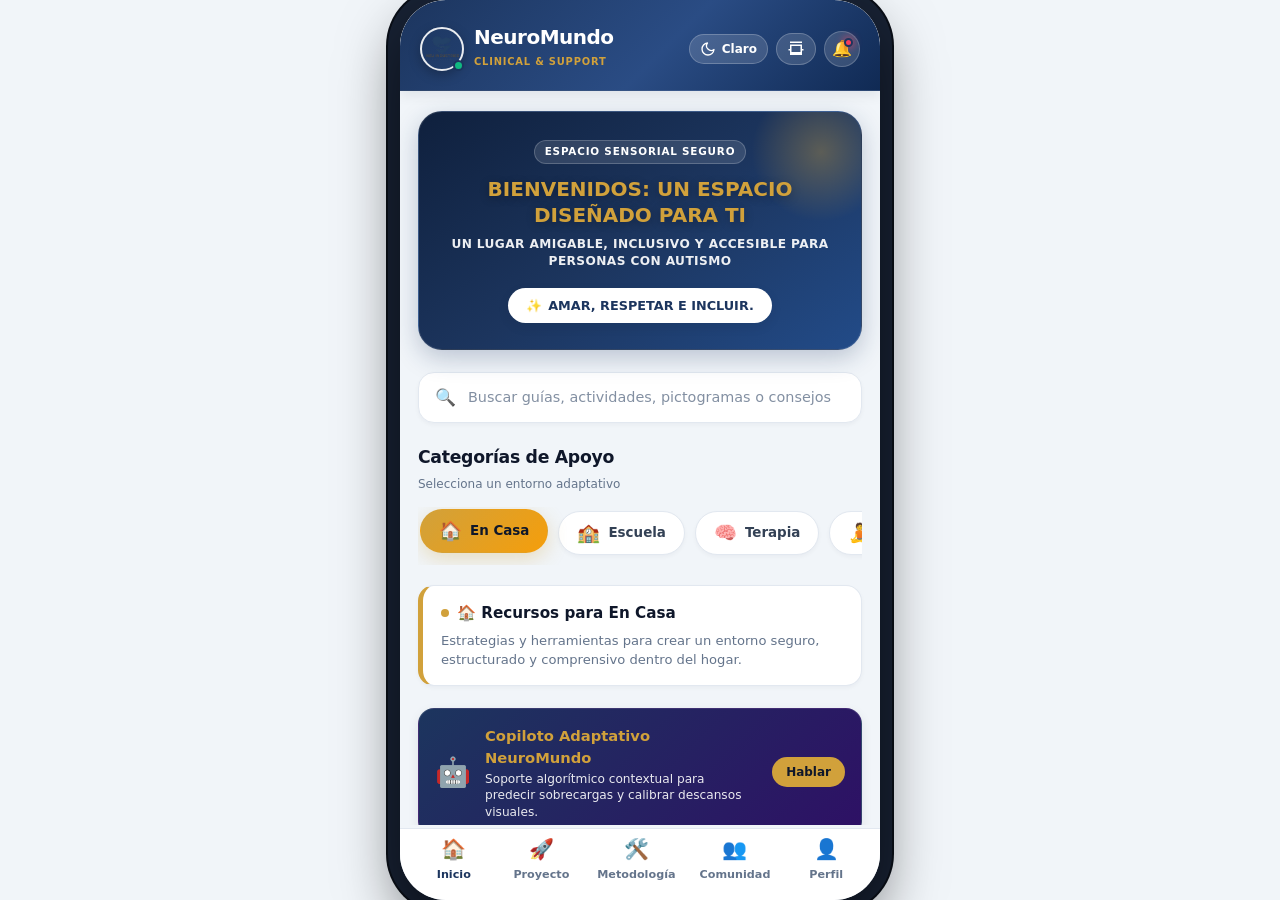
<file: index.html>
<!DOCTYPE html>
<html lang="es" class="hydrated">

<head>
    <meta charset="UTF-8">
    <meta name="viewport" content="width=device-width, initial-scale=1.0, maximum-scale=1.0, user-scalable=no, viewport-fit=cover">
    <title>NeuroMundo | Ecosistema de Apoyo & Accesibilidad Cognitiva</title>
    
    <!-- Meta tags SEO y PWA -->
    <meta name="description" content="Plataforma interactiva de accesibilidad cognitiva, regulación sensorial y acompañamiento para personas en el espectro autista y sus redes de apoyo.">
    <meta name="author" content="Neu Industries">
    <meta name="theme-color" content="#1c355e">
    <meta name="apple-mobile-web-app-capable" content="yes">
    <meta name="apple-mobile-web-app-status-bar-style" content="black-translucent">

    <!-- Tipografía Google Fonts -->
    <link rel="preconnect" href="https://fonts.googleapis.com">
    <link rel="preconnect" href="https://fonts.gstatic.com" crossorigin>
    <link href="https://fonts.googleapis.com/css2?family=Plus+Jakarta+Sans:ital,wght@0,300;0,400;0,500;0,600;0,700;0,800;1,400;1,600&display=swap" rel="stylesheet">

    <!-- Hoja de Estilos Principal -->
    <link rel="stylesheet" href="static/css/style.css">
</head>

<body>

    <!-- Simulador de Hardware / Carcasa de Dispositivo -->
    <div class="app-container" id="app-viewport">

        <!-- Barra de Estado Dinámica (Status Bar) -->
        <header class="app-header">
            <div class="header-top">
            </div>

            <!-- Cabecera de Marca y Controles de Vista/Tema -->
            <div class="header-main">
                <div class="app-brand">
                    <div class="logo-wrapper">
                        <img src="static/images/Logo empresa.png" alt="Logo Oficial NeuroMundo" class="logo-app" loading="eager">
                        <span class="online-pulse-dot" title="Ecosistema Activo"></span>
                    </div>
                    <div class="brand-text">
                        <h1>NeuroMundo</h1>
                        <span class="brand-badge">CLINICAL & SUPPORT</span>
                    </div>
                </div>

                <div class="app-right-brand">
                    <!-- Conmutador de Modo Oscuro/Claro -->
                    <button class="theme-toggle-animated" id="theme-toggle" onclick="toggleTheme()" aria-label="Cambiar tema visual" title="Cambiar tema">
                        <div class="icon-container">
                            <svg class="sun-icon" xmlns="http://www.w3.org/2000/svg" viewBox="0 0 24 24" fill="none" stroke="currentColor" stroke-width="2" stroke-linecap="round" stroke-linejoin="round">
                                <circle cx="12" cy="12" r="5"></circle>
                                <line x1="12" y1="1" x2="12" y2="3"></line>
                                <line x1="12" y1="21" x2="12" y2="23"></line>
                                <line x1="4.22" y1="4.22" x2="5.64" y2="5.64"></line>
                                <line x1="18.36" y1="18.36" x2="19.78" y2="19.78"></line>
                                <line x1="1" y1="12" x2="3" y2="12"></line>
                                <line x1="21" y1="12" x2="23" y2="12"></line>
                                <line x1="4.22" y1="19.78" x2="5.64" y2="18.36"></line>
                                <line x1="18.36" y1="5.64" x2="19.78" y2="4.22"></line>
                            </svg>
                            <svg class="moon-icon" xmlns="http://www.w3.org/2000/svg" viewBox="0 0 24 24" fill="none" stroke="currentColor" stroke-width="2" stroke-linecap="round" stroke-linejoin="round">
                                <path d="M21 12.79A9 9 0 1 1 11.21 3 7 7 0 0 0 21 12.79z"></path>
                            </svg>
                        </div>
                        <span id="theme-text" class="btn-caption">Tema</span>
                    </button>

<!-- Conmutador Modo PC / Tablet -->
<button class="view-toggle-btn" id="view-toggle" onclick="toggleViewMode()" aria-label="Cambiar a vista de escritorio" title="Alternar Layout">
    <span class="view-icon">
        <svg viewBox="0 0 24 24" xmlns="http://www.w3.org/2000/svg">
            <path d="M4 6h16v12H4V6zm2 2v8h12V8H6zm-4 4h2v2H2v-2zm18 0h2v2h-2v-2zM4 4h16V2H4v2zm0 16h16v-2H4v2z"/>
        </svg>
    </span>
</button>

                    <!-- Menú Desplegable Accesible de Notificaciones -->
                    <div class="user-menu">
                        <input type="checkbox" id="notif-check" class="notif-checkbox" aria-label="Desplegar notificaciones">
                        <label for="notif-check" class="notification-btn" aria-label="Abrir centro de notificaciones" tabindex="0">
                            <span class="bell-icon">🔔</span>
                            <span class="badge" aria-label="Nueva notificación activa"></span>
                        </label>
                        <div class="user-menu-dropdown" role="region" aria-label="Panel de avisos">
                            <div class="dropdown-header">
                                <h5>Centro de Notificaciones</h5>
                                <span class="notif-count">1 nueva</span>
                            </div>
                            <div class="menu-item unread">
                                <span class="notif-icon">🌟</span>
                                <div class="notif-text">
                                    <strong>Nueva rutina visual agregada</strong>
                                    <p>Técnicas de relajación táctil añadidas a Terapia.</p>
                                </div>
                            </div>
                            <div class="menu-item-footer">
                                <button class="btn-link">Marcar todas como leídas</button>
                            </div>
                        </div>
                    </div>
                </div>
            </div>
        </header>

        <!-- Contenedor Principal Scrolleable -->
        <main class="app-content" id="main-content">

            <!-- Hero Banner: Tarjeta de Bienvenida con Microinteracción -->
            <section class="welcome-card" aria-labelledby="hero-title">
                <div class="welcome-background-glow"></div>
                <div class="welcome-overlay">
                    <span class="welcome-pill">ESPACIO SENSORIAL SEGURO</span>
                    <h2 class="welcome-title" id="hero-title">BIENVENIDOS: UN ESPACIO DISEÑADO PARA TI</h2>
                    <p class="welcome-subtitle">UN LUGAR AMIGABLE, INCLUSIVO Y ACCESIBLE PARA PERSONAS CON AUTISMO</p>
                    <div class="speech-bubble-container">
                        <button class="speech-bubble" type="button" aria-label="Lema de NeuroMundo">
                            <span class="bubble-sparkle">✨</span>
                            <p>AMAR, RESPETAR E INCLUIR.</p>
                        </button>
                    </div>
                </div>
            </section>

            <!-- Barra de Búsqueda Global -->
            <section class="search-section" role="search">
                <div class="search-box">
                    <span class="search-icon" aria-hidden="true">🔍</span>
                    <input type="search" id="global-search" placeholder="Buscar guías, actividades, pictogramas o consejos..." autocomplete="off" spellcheck="false">
                    <button class="search-clear-btn" aria-label="Limpiar búsqueda" style="display: none;">✕</button>
                </div>
            </section>

            <!-- Categorías Rápidas de Navegación -->
            <section class="categories-section" aria-labelledby="cat-title">
                <div class="section-title-wrap">
                    <h3 class="block-title" id="cat-title">Categorías de Apoyo</h3>
                    <span class="section-subtext">Selecciona un entorno adaptativo</span>
                </div>
                <div class="categories-scroll" role="tablist">
                    <button class="category-item active" data-category="casa" role="tab" aria-selected="true">
                        <span class="cat-icon" aria-hidden="true">🏠</span>
                        <span class="cat-name">En Casa</span>
                    </button>
                    <button class="category-item" data-category="escuela" role="tab" aria-selected="false">
                        <span class="cat-icon" aria-hidden="true">🏫</span>
                        <span class="cat-name">Escuela</span>
                    </button>
                    <button class="category-item" data-category="terapia" role="tab" aria-selected="false">
                        <span class="cat-icon" aria-hidden="true">🧠</span>
                        <span class="cat-name">Terapia</span>
                    </button>
                    <button class="category-item" data-category="autocuidado" role="tab" aria-selected="false">
                        <span class="cat-icon" aria-hidden="true">🧘</span>
                        <span class="cat-name">Auto-cuidado</span>
                    </button>
                </div>
            </section>

            <!-- Panel de Información Reactivo de la Categoría Activa -->
            <aside id="categoria-info" class="category-info-panel" role="region" aria-live="polite">
                <div class="info-content-wrapper">
                    <div class="info-header">
                        <span class="info-pulse"></span>
                        <h4 id="info-titulo">🏠 Recursos para En Casa</h4>
                    </div>
                    <p id="info-descripcion">Estrategias y herramientas para crear un entorno seguro, estructurado y comprensivo dentro del hogar.</p>
                </div>
            </aside>

            <!-- Copiloto NeuroAsistente IA -->
            <section class="copiloto-box" role="complementary">
                <div class="copiloto-icon">🤖</div>
                <div class="copiloto-text">
                    <h4>Copiloto Adaptativo NeuroMundo</h4>
                    <p>Soporte algorítmico contextual para predecir sobrecargas y calibrar descansos visuales.</p>
                </div>
                <button class="btn-ia-action" onclick="abrirChatBot()" aria-label="Consultar asistente IA">Hablar</button>
            </section>

            <!-- Herramientas Diarias de Autonomía -->
            <section class="tools-section" aria-labelledby="tools-title">
                <div class="section-title-wrap">
                    <h3 class="block-title" id="tools-title">Herramientas Diarias</h3>
                    <span class="section-badge-counter">3 activas</span>
                </div>

<!-- Tarjeta 1: Agenda Visual con Gatillo de Panel Flotante -->
<div class="tool-card-wrapper agenda-wrapper">
    <div class="tool-card agenda-card" id="open-agenda-sheet" tabindex="0" role="button" aria-haspopup="dialog" aria-expanded="false" aria-label="Abrir panel flotante de Agenda Visual">
        <div class="tool-icon bg-blue" aria-hidden="true">📅</div>
        <div class="tool-info">
            <h4>Agenda Visual del Día</h4>
            <p>Crea y gestiona las rutinas diarias mediante imágenes y pictogramas secuenciales simples.</p>
        </div>
        <div class="arrow-container">
            <span class="arrow-right">➔</span>
        </div>
    </div>
</div>

<!-- Estructura del Panel Desplegable (Sheet Overlay) -->
<div class="sheet-overlay" id="agenda-sheet" role="dialog" aria-modal="true" aria-hidden="true" aria-labelledby="sheet-title">
    <div class="sheet-backdrop" id="sheet-backdrop"></div>
    <div class="sheet-content">
        <div class="sheet-header">
            <div class="sheet-drag-handle"></div>
            <h3 id="sheet-title" class="sheet-title">Agenda Visual del Día</h3>
            <button type="button" class="sheet-close-btn" id="close-agenda-sheet" aria-label="Cerrar panel">&times;</button>
        </div>
        <div class="sheet-body">
            <h5 class="dropdown-title">Rutinas Programadas para Hoy</h5>
            <ul class="routine-list">
                <li class="routine-item completed">
                    <span class="item-icon">🌅</span>
                    <div class="item-details">
                        <strong>Mañana: Aseo y Desayuno</strong>
                        <p>Rutina completada con pictogramas de guía.</p>
                    </div>
                    <span class="item-badge done">Completado</span>
                </li>
                <li class="routine-item active">
                    <span class="item-icon">🏫</span>
                    <div class="item-details">
                        <strong>Tarde: Bloque Educativo</strong>
                        <p>En curso · Pausa sensorial sugerida a las 15:30.</p>
                    </div>
                    <span class="item-badge in-progress">En proceso</span>
                </li>
                <li class="routine-item">
                    <span class="item-icon">🌙</span>
                    <div class="item-details">
                        <strong>Noche: Descanso y Lectura</strong>
                        <p>Preparación para dormir sin pantallas.</p>
                    </div>
                    <span class="item-badge pending">Pendiente</span>
                </li>
            </ul>
        </div>
        <div class="sheet-footer">
            <button type="button" class="btn-agenda-action">+ Agregar Pictograma</button>
        </div>
    </div>
</div>

                <!-- Tarjeta 2: Semáforo Sensorial -->
                <div class="tool-card" tabindex="0" role="button" aria-label="Abrir Semáforo de Alerta Sensorial">
                    <div class="tool-icon bg-yellow" aria-hidden="true">🚦</div>
                    <div class="tool-info">
                        <h4>Semáforo de Alerta Sensorial</h4>
                        <p>Monitorea y registra los niveles de estrés o sobrecarga del entorno en tiempo real.</p>
                    </div>
                    <div class="arrow-container">
                        <span class="arrow-right">➔</span>
                    </div>
                </div>

                

                <!-- Tarjeta 3: Temporizador -->
                <div class="tool-card" tabindex="0" role="button" aria-label="Abrir Temporizador de Transición">
                    <div class="tool-icon bg-green" aria-hidden="true">⏳</div>
                    <div class="tool-info">
                        <h4>Temporizador de Transición</h4>
                        <p>Facilita la transición entre actividades de alta y baja energía sin detonar ansiedad.</p>
                    </div>
                    <div class="arrow-container">
                        <span class="arrow-right">➔</span>
                    </div>
                </div>
            </section>

            <!-- Feed de Artículos y Evidencia Clínica -->
            <section class="articles-section" aria-labelledby="articles-title">
                <div class="section-header-flex">
                    <h3 class="block-title" id="articles-title">Lecturas Recomendadas</h3>
                    <a href="static/pages/comunidad.html" class="see-all" aria-label="Ver todas las lecturas">Ver todo &rarr;</a>
                </div>

                <!-- Artículo 1 -->
                <article class="feed-card" tabindex="0">
                    <div class="feed-header-row">
                        <span class="feed-tag tag-crisis">Crisis</span>
                        <span class="read-time">Lectura: 4 min</span>
                    </div>
                    <div class="feed-body">
                        <h4>Cómo gestionar una crisis sensorial en espacios públicos</h4>
                        <p>Una guía clínica paso a paso con técnicas de desescalada amigables, seguras y respetuosas.</p>
                        <div class="feed-footer">
                            <span class="author">Por Dra. Elena Ramos</span>
                            <span class="time">Hace 2 horas</span>
                        </div>
                    </div>
                </article>

                <!-- Artículo 2 -->
                <article class="feed-card" tabindex="0">
                    <div class="feed-header-row">
                        <span class="feed-tag tag-juego">Juego</span>
                        <span class="read-time">Lectura: 6 min</span>
                    </div>
                    <div class="feed-body">
                        <h4>5 Juegos de estimulación propioceptiva en casa</h4>
                        <p>Actividades motoras que ayudan a autorregular el sistema nervioso central a través del movimiento guiado.</p>
                        <div class="feed-footer">
                            <span class="author">Por T.O. Marcos Díaz</span>
                            <span class="time">Ayer</span>
                        </div>
                    </div>
                </article>

                <!-- Artículo 3 -->
                <article class="feed-card" tabindex="0">
                    <div class="feed-header-row">
                        <span class="feed-tag tag-comunidad">Historias</span>
                        <span class="read-time">Lectura: 3 min</span>
                    </div>
                    <div class="feed-body">
                        <h4>El camino hacia la inclusión escolar: Experiencias reales</h4>
                        <p>Familias y educadores comparten los desafíos y victorias en el sistema educativo contemporáneo.</p>
                        <div class="feed-footer">
                            <span class="author">Comunidad NeuroMundo</span>
                            <span class="time">Hace 3 días</span>
                        </div>
                    </div>
                </article>
            </section>

            <!-- Banner de Círculo Comunitario -->
            <section class="community-banner" role="region">
                <div class="community-content">
                    <div class="community-badge-glow">💬 SOPORTE EN VIVO</div>
                    <h4>¿Necesitas orientación profesional inmediata?</h4>
                    <p>Únete a nuestros círculos virtuales moderados por terapeutas ocupacionales y psicólogos clínicos.</p>
                    <button class="community-btn" type="button" onclick="window.location.href='static/pages/comunidad.html'">Entrar al Chat Grupal Seguro</button>
                </div>
            </section>

            <!-- Espaciador de fin de scroll para no solapar Bottom Nav -->
            <div class="scroll-spacing" aria-hidden="true"></div>

        </main>

        <!-- Barra de Navegación Inferior Móvil Fija -->
        <nav class="app-nav" aria-label="Menú principal de navegación">
            <a href="index.html" class="nav-item active" aria-current="page">
                <div class="nav-icon-wrapper"><span class="nav-icon">🏠</span></div>
                <span class="nav-label">Inicio</span>
            </a>
            <a href="static/pages/proyecto.html" class="nav-item">
                <div class="nav-icon-wrapper"><span class="nav-icon">🚀</span></div>
                <span class="nav-label">Proyecto</span>
            </a>
            <a href="static/pages/metodologia.html" class="nav-item">
                <div class="nav-icon-wrapper"><span class="nav-icon">🛠️</span></div>
                <span class="nav-label">Metodología</span>
            </a>
            <a href="static/pages/comunidad.html" class="nav-item">
                <div class="nav-icon-wrapper"><span class="nav-icon">👥</span></div>
                <span class="nav-label">Comunidad</span>
            </a>
            <a href="static/pages/usuario.html" class="nav-item">
                <div class="nav-icon-wrapper"><span class="nav-icon">👤</span></div>
                <span class="nav-label">Perfil</span>
            </a>
        </nav>

        <!-- Ventana Modal de Chat NeuroAsistente IA -->
        <div class="chat-modal hidden" id="chatModal" role="dialog" aria-labelledby="chatHeaderTitle" aria-modal="true">
            <header class="chat-header">
                <div class="chat-title-group">
                    <span class="bot-avatar">🤖</span>
                    <span id="chatHeaderTitle">Asistente NeuroMundo</span>
                </div>
                <button class="btn-cerrar" onclick="cerrarChatBot()" aria-label="Cerrar Asistente">&times;</button>
            </header>
            <div class="chat-messages" id="chatMessages">
                <div class="message ia">
                    ¡Hola! Soy tu asistente de autorregulación. ¿En qué puedo ayudarte a estructurar hoy?
                </div>
            </div>
            <form class="chat-input-container" onsubmit="event.preventDefault(); enviarMensajeChat();">
                <input type="text" id="chatInput" placeholder="Escribe tu consulta..." aria-label="Escribe tu mensaje">
                <button type="submit" aria-label="Enviar mensaje">➤</button>
            </form>
        </div>

        
    </div>

    <!-- Script de Inicialización y Lógica -->
    <script src="static/js/script.js"></script>
    <script>
        // Actualización dinámica del reloj
        function updateClock() {
            const clockEl = document.getElementById('live-clock');
            if (clockEl) {
                const now = new Date();
                clockEl.textContent = now.toLocaleTimeString([], { hour: '2-digit', minute: '2-digit' });
            }
        }
        setInterval(updateClock, 1000);
        updateClock();

        function abrirChatBot() {
            const modal = document.getElementById('chatModal');
            if (modal) modal.classList.remove('hidden');
        }
        function cerrarChatBot() {
            const modal = document.getElementById('chatModal');
            if (modal) modal.classList.add('hidden');
        }
        function enviarMensajeChat() {
            const input = document.getElementById('chatInput');
            const container = document.getElementById('chatMessages');
            if (!input || !input.value.trim() || !container) return;

            const userMsg = document.createElement('div');
            userMsg.className = 'message user';
            userMsg.textContent = input.value;
            container.appendChild(userMsg);

            const promptText = input.value;
            input.value = '';
            container.scrollTop = container.scrollHeight;

            // Respuesta automática simulada
            setTimeout(() => {
                const iaMsg = document.createElement('div');
                iaMsg.className = 'message ia';
                iaMsg.textContent = 'He procesado tu consulta. Te sugiero activar el Temporizador de Transición o revisar las pautas del entorno "En Casa".';
                container.appendChild(iaMsg);
                container.scrollTop = container.scrollHeight;
            }, 600);
        }

    (function() {
        try {
            // Sistema de tema Bootstrap con data-bs-theme
            var savedTheme = localStorage.getItem('themeMode');
            var prefersDark = window.matchMedia('(prefers-color-scheme: dark)').matches;
            
            // Determinar tema inicial
            var initialTheme = savedTheme || (prefersDark ? 'dark' : 'light');
            
            // Aplicar atributo nativo de Bootstrap inmediatamente
            document.documentElement.setAttribute('data-bs-theme', initialTheme);
            
            // Mantener compatibilidad con clase existente
            if (initialTheme === 'dark') {
                document.body.classList.add('dark-theme');
            } else {
                document.body.classList.remove('dark-theme');
            }
            
            // Inicializar modo PC si existe
            var savedViewMode = localStorage.getItem('neuromundo-view-mode');
            if (savedViewMode === 'pc') {
                document.documentElement.classList.add('pc-mode');
                document.body.classList.add('pc-mode');
                
                var viewportMeta = document.querySelector('meta[name="viewport"]');
                if (viewportMeta) {
                    viewportMeta.setAttribute('content', 'width=1280, initial-scale=0.25');
                }
            }
        } catch (e) { 
            console.warn('localStorage no está disponible'); 
            // Fallback a light mode
            document.documentElement.setAttribute('data-bs-theme', 'light');
        }
    })();
    </script>
</body>

</html>
</file>
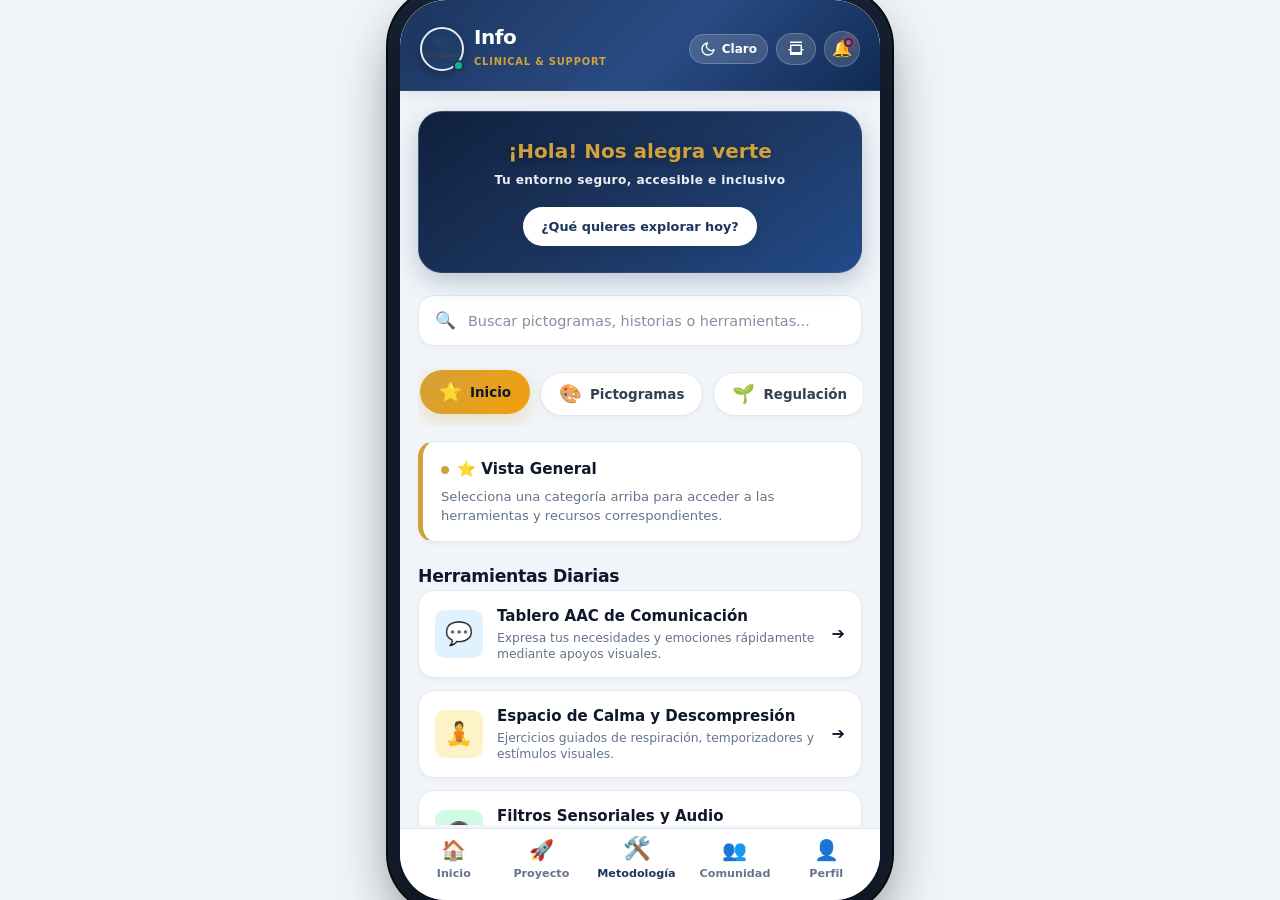
<file: static/pages/metodologia.html>
<!DOCTYPE html>
<html lang="es">

<head>
    <meta charset="UTF-8">
    <meta name="viewport" content="width=device-width, initial-scale=1.0">
    <title>NeuroMundo</title>
    <meta name="author" content="Neu Industries">
    <link rel="stylesheet" href="../css/style.css">
</head>

<body>

    <div class="app-container">
        <!-- ENCABEZADO FIJO -->
        <header class="app-header">
            <div class="header-top">
            </div>
            <div class="header-main">
                <div class="app-brand">
                    <div class="logo-wrapper">
<img src="../images/Logo empresa.png" alt="Logo Oficial NeuroMundo" class="logo-app" loading="eager">
                        <span class="online-pulse-dot" title="Ecosistema Activo"></span>
                    </div>
                    <div class="brand-text">
                        <h1>Info</h1>
                        <span class="brand-badge">CLINICAL & SUPPORT</span>
                    </div>
                </div>
                <div class="app-right-brand">
                    <!-- Conmutador de Modo Oscuro/Claro -->
                    <button class="theme-toggle-animated" id="theme-toggle" onclick="toggleTheme()" aria-label="Cambiar tema visual" title="Cambiar tema">
                        <div class="icon-container">
                            <svg class="sun-icon" xmlns="http://www.w3.org/2000/svg" viewBox="0 0 24 24" fill="none" stroke="currentColor" stroke-width="2" stroke-linecap="round" stroke-linejoin="round">
                                <circle cx="12" cy="12" r="5"></circle>
                                <line x1="12" y1="1" x2="12" y2="3"></line>
                                <line x1="12" y1="21" x2="12" y2="23"></line>
                                <line x1="4.22" y1="4.22" x2="5.64" y2="5.64"></line>
                                <line x1="18.36" y1="18.36" x2="19.78" y2="19.78"></line>
                                <line x1="1" y1="12" x2="3" y2="12"></line>
                                <line x1="21" y1="12" x2="23" y2="12"></line>
                                <line x1="4.22" y1="19.78" x2="5.64" y2="18.36"></line>
                                <line x1="18.36" y1="5.64" x2="19.78" y2="4.22"></line>
                            </svg>
                            <svg class="moon-icon" xmlns="http://www.w3.org/2000/svg" viewBox="0 0 24 24" fill="none" stroke="currentColor" stroke-width="2" stroke-linecap="round" stroke-linejoin="round">
                                <path d="M21 12.79A9 9 0 1 1 11.21 3 7 7 0 0 0 21 12.79z"></path>
                            </svg>
                        </div>
                        <span id="theme-text" class="btn-caption">Tema</span>
                    </button>
<!-- Conmutador Modo PC / Tablet -->
<button class="view-toggle-btn" id="view-toggle" onclick="toggleViewMode()" aria-label="Cambiar a vista de escritorio" title="Alternar Layout">
    <span class="view-icon">
        <svg viewBox="0 0 24 24" xmlns="http://www.w3.org/2000/svg">
            <path d="M4 6h16v12H4V6zm2 2v8h12V8H6zm-4 4h2v2H2v-2zm18 0h2v2h-2v-2zM4 4h16V2H4v2zm0 16h16v-2H4v2z"/>
        </svg>
    </span>
</button>

                    <!-- Menú Desplegable Accesible de Notificaciones -->
                    <div class="user-menu">
                        <input type="checkbox" id="notif-check" class="notif-checkbox" aria-label="Desplegar notificaciones">
                        <label for="notif-check" class="notification-btn" aria-label="Abrir centro de notificaciones" tabindex="0">
                            <span class="bell-icon">🔔</span>
                            <span class="badge" aria-label="Nueva notificación activa"></span>
                        </label>
                        <div class="user-menu-dropdown" role="region" aria-label="Panel de avisos">
                            <div class="dropdown-header">
                                <h5>Centro de Notificaciones</h5>
                                <span class="notif-count">1 nueva</span>
                            </div>
                            <div class="menu-item unread">
                                <span class="notif-icon">🌟</span>
                                <div class="notif-text">
                                    <strong>Nueva rutina visual agregada</strong>
                                    <p>Técnicas de relajación táctil añadidas a Terapia.</p>
                                </div>
                            </div>
                            <div class="menu-item-footer">
                                <button class="btn-link">Marcar todas como leídas</button>
                            </div>
                        </div>
                    </div>
                </div>
            </div>
        </header>

        <main class="app-content">

            <section class="welcome-card">
                <h2 class="welcome-title">¡Hola! Nos alegra verte</h2>
                <p class="welcome-subtitle">Tu entorno seguro, accesible e inclusivo</p>
                <div class="speech-bubble">¿Qué quieres explorar hoy?</div>
            </section>

            <section class="search-section">
                <div class="search-box">
                    <span class="search-icon">🔍</span>
                    <input type="text" placeholder="Buscar pictogramas, historias o herramientas...">
                </div>
            </section>

            <div class="categories-scroll">
    <button class="category-item active" data-category="inicio">
        <span class="cat-icon">⭐</span>
        <span class="cat-name">Inicio</span>
    </button>
    <button class="category-item" data-category="pictogramas">
        <span class="cat-icon">🎨</span>
        <span class="cat-name">Pictogramas</span>
    </button>
    <button class="category-item" data-category="regulacion">
        <span class="cat-icon">🌱</span>
        <span class="cat-name">Regulación</span>
    </button>
    <button class="category-item" data-category="rutinas">
        <span class="cat-icon">📅</span>
        <span class="cat-name">Rutinas</span>
    </button>
    <button class="category-item" data-category="copiloto">
        <span class="cat-icon">🤖</span>
        <span class="cat-name">Copiloto IA</span>
    </button>
    <button class="category-item" data-category="comunidad">
        <span class="cat-icon">💬</span>
        <span class="cat-name">Comunidad</span>
    </button>
</div>

<div class="seccion-contenido">
            <aside id="categoria-info" class="category-info-panel">
                <div class="info-content-wrapper">
                    <div class="info-header">
                        <span class="info-pulse"></span>
                        <h4 id="info-titulo">⭐ Vista General</h4>
                    </div>
                    <p id="info-descripcion">Selecciona una categoría arriba para acceder a las herramientas y recursos correspondientes.</p>
                </div>
            </aside>
</div>

            <section class="tools-section">
                <h3 class="block-title">Herramientas Diarias</h3>

                <div class="tool-card">
                    <div class="tool-icon bg-blue">💬</div>
                    <div class="tool-info">
                        <h4>Tablero AAC de Comunicación</h4>
                        <p>Expresa tus necesidades y emociones rápidamente mediante apoyos visuales.</p>
                    </div>
                    <span class="arrow-right">➔</span>
                </div>

                <div class="tool-card">
                    <div class="tool-icon bg-yellow">🧘</div>
                    <div class="tool-info">
                        <h4>Espacio de Calma y Descompresión</h4>
                        <p>Ejercicios guiados de respiración, temporizadores y estímulos visuales.</p>
                    </div>
                    <span class="arrow-right">➔</span>
                </div>

                <div class="tool-card">
                    <div class="tool-icon bg-green">🎧</div>
                    <div class="tool-info">
                        <h4>Filtros Sensoriales y Audio</h4>
                        <p>Frecuencias calmantes y ruido blanco orientados a momentos de sobrecarga.</p>
                    </div>
                    <span class="arrow-right">➔</span>
                </div>
            </section>

            <section class="autonomia-section">
                <h3 class="block-title">Módulos de Apoyo y Rutinas</h3>

                <div class="tarjeta-modulo-app color-azul">
                    <div class="encabezado-tarjeta-app">
                        <span class="titulo-tarjeta-app">📅 Agenda Visual Diaria</span>
                    </div>
                    <p class="desc-tarjeta-app">Estructura las secuencias de tus actividades diarias paso a paso para
                        reducir la ansiedad.</p>
                    <button class="boton-app-primario">Ver mi día</button>
                </div>

                <div class="tarjeta-modulo-app color-morado">
                    <div class="encabezado-tarjeta-app">
                        <span class="titulo-tarjeta-app">🚦 Semáforo de Autorregulación</span>
                    </div>
                    <p class="desc-tarjeta-app">Identifica tu nivel de cansancio o sobrecarga y activa estrategias
                        inmediatas de calma.</p>
                    <button class="boton-app-primario">Explorar emociones</button>
                </div>

                <div class="tarjeta-modulo-app color-naranja">
                    <div class="encabezado-tarjeta-app">
                        <span class="titulo-tarjeta-app">🧩 Historias Sociales Ilustradas</span>
                    </div>
                    <p class="desc-tarjeta-app">Guías paso a paso para prepararte ante visitas médicas, cambios de
                        rutina o imprevistos.</p>
                    <button class="boton-app-primario">Leer historias</button>
                </div>
            </section>

            <section class="metrics-section">
                <div class="metrica-card">
                    <span class="metrica-num">+85%</span>
                    <span class="metrica-txt">Disminución de la frustración mediante el uso de agendas estructuradas y
                        tableros visuales.</span>
                </div>
            </section>

            <section class="case-section">
                <h3 class="block-title">Evidencia y Experiencia</h3>
                <div class="case-card">
                    <span class="case-tag">✓ Validado por Especialistas</span>
                    <p class="case-question">"¿Cómo facilita el semáforo emocional la adaptación a cambios?"</p>
                    <p class="desc-tarjeta-app">Proporciona anticipación predecible, permitiendo al usuario tomar pausas
                        conscientes antes de colapsar.</p>
                </div>
            </section>


            <section class="articles-section">
                <div class="section-header-flex">
                    <h3 class="block-title">Recursos y Plantillas</h3>
                    <a href="#" class="see-all">Ver todo</a>
                </div>

                <div class="feed-card">
                    <span class="feed-tag tag-crisis">Guía de Apoyo</span>
                    <div class="feed-body">
                        <h4>Estrategias ante la sobrecarga sensorial</h4>
                        <p>Pautas esenciales recomendadas por terapeutas ocupacionales para crear ambientes amigables.
                        </p>
                    </div>
                    <div class="feed-footer">
                        <span>⏱️ Lectura 3 min</span>
                        <span>❤️ 142 Apoyos</span>
                    </div>
                </div>

                <div class="feed-card feed-card-green">
                    <span class="feed-tag tag-juego">Descargables</span>
                    <div class="feed-body">
                        <h4>Kit Imprimible de Rutina de Baño y Aseo</h4>
                        <p>Plantilla visual en PDF lista para descargar y pegar en el hogar.</p>
                    </div>
                    <div class="feed-footer">
                        <span>📄 Descarga PDF</span>
                        <span>⭐ Destacado</span>
                    </div>
                </div>
            </section>

            <!-- BANNER DE COMUNIDAD Y RED DE FAMILIAS -->
            <section class="community-banner">
                <div class="community-content">
                    <h4>🤝 Red de Familias y Profesionales</h4>
                    <p>Conéctate a un espacio seguro donde compartir experiencias, secuencias y tableros personalizados.
                    </p>
                    <button class="community-btn">Unirme a la comunidad</button>
                </div>
            </section>

            <div class="scroll-spacing"></div>
        </main>

        <nav class="app-nav">
            <a href="../../index.html" class="nav-item">
                <span class="nav-icon">🏠</span>
                <span class="nav-label">Inicio</span>
            </a>
            <a href="proyecto.html" class="nav-item">
                <span class="nav-icon">🚀</span>
                <span class="nav-label">Proyecto</span>
            </a>
            <a href="../pages/metodologia.html" class="nav-item active">
                <span class="nav-icon">🛠️</span>
                <span class="nav-label">Metodología</span>
            </a>
            <a href="comunidad.html" class="nav-item">
                <span class="nav-icon">👥</span>
                <span class="nav-label">Comunidad</span>
            </a>
            <a href="usuario.html" class="nav-item">
                <span class="nav-icon">👤</span>
                <span class="nav-label">Perfil</span>
            </a>
        </nav>
    </div>

    <script src="../js/script.js"></script>
    <!-- SCRIPT DE INICIALIZACIÓN DEL TEMA (Evita el parpadeo blanco) -->
    <script>
    (function() {
        try {
            // Sistema de tema Bootstrap con data-bs-theme
            var savedTheme = localStorage.getItem('themeMode');
            var prefersDark = window.matchMedia('(prefers-color-scheme: dark)').matches;
            
            // Determinar tema inicial
            var initialTheme = savedTheme || (prefersDark ? 'dark' : 'light');
            
            // Aplicar atributo nativo de Bootstrap inmediatamente
            document.documentElement.setAttribute('data-bs-theme', initialTheme);
            
            // Mantener compatibilidad con clase existente
            if (initialTheme === 'dark') {
                document.body.classList.add('dark-theme');
            } else {
                document.body.classList.remove('dark-theme');
            }
            
            // Inicializar modo PC si existe
            var savedViewMode = localStorage.getItem('neuromundo-view-mode');
            if (savedViewMode === 'pc') {
                document.documentElement.classList.add('pc-mode');
                document.body.classList.add('pc-mode');
                
                var viewportMeta = document.querySelector('meta[name="viewport"]');
                if (viewportMeta) {
                    viewportMeta.setAttribute('content', 'width=1280, initial-scale=0.25');
                }
            }
        } catch (e) { 
            console.warn('localStorage no está disponible'); 
            // Fallback a light mode
            document.documentElement.setAttribute('data-bs-theme', 'light');
        }
    })();
    </script>
</body>

</html>
</file>
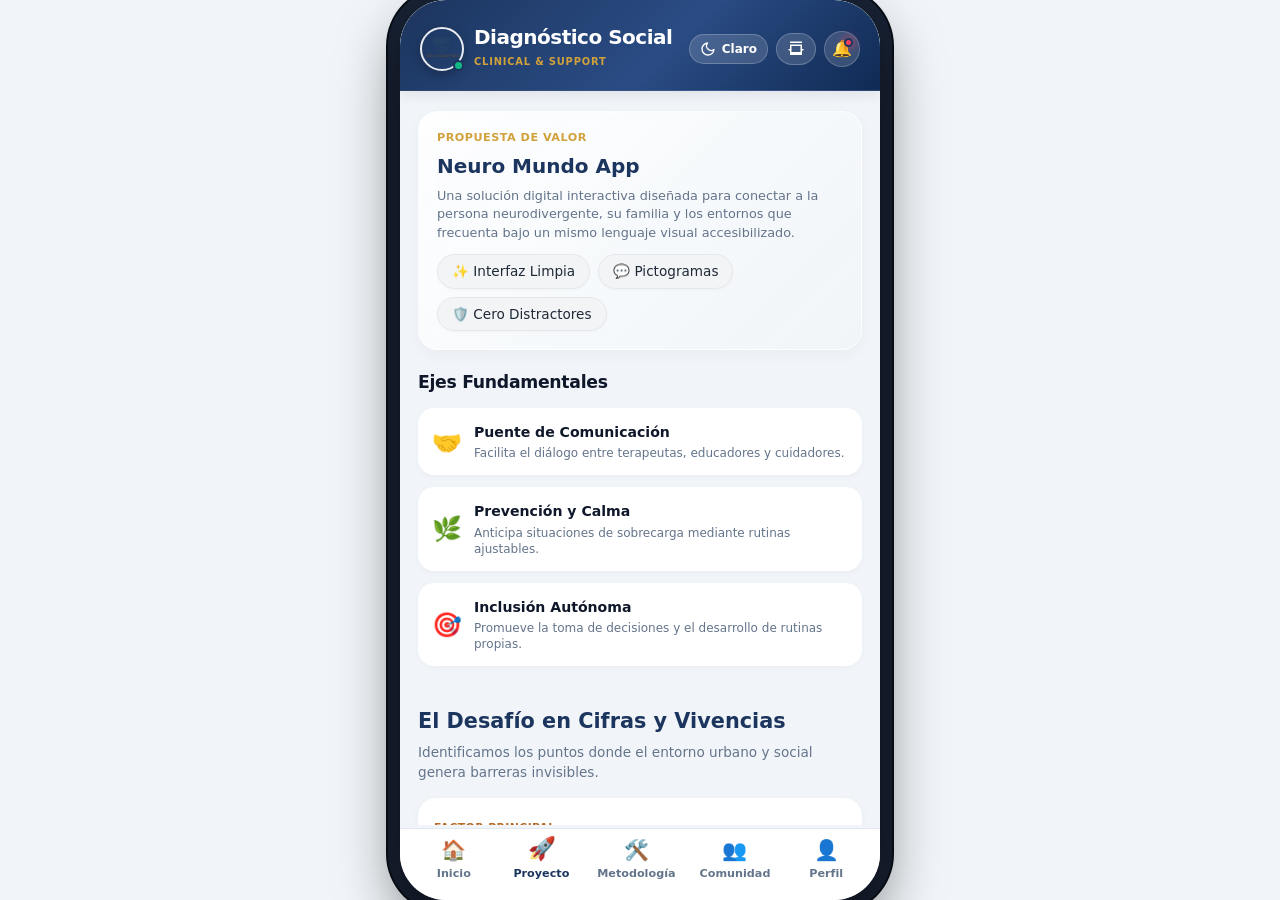
<file: static/pages/proyecto.html>
<!DOCTYPE html>
<html lang="es">

<head>
    <meta charset="UTF-8">
    <meta name="viewport" content="width=device-width, initial-scale=1.0, maximum-scale=1.0, user-scalable=no">
    <title>Proyecto NeuroMundo</title>
    <meta name="author" content="Neu Industries">
    <link rel="stylesheet" href="../css/style.css">
</head>

<body data-sensory="estandar">

    <div class="app-container">

        <!-- ENCABEZADO FIJO DE LA APP -->
        <header class="app-header">
            <div class="header-top">
            </div>
            <div class="header-main">
                <div class="app-brand">
                    <div class="logo-wrapper">
<img src="../images/Logo empresa.png" alt="Logo Oficial NeuroMundo" class="logo-app" loading="eager">
                        <span class="online-pulse-dot" title="Ecosistema Activo"></span>
                    </div>
                    <div class="brand-text">
                        <h1>Diagnóstico Social</h1>
                        <span class="brand-badge">CLINICAL & SUPPORT</span>
                    </div>
                </div>
                <div class="app-right-brand">
                    <!-- Conmutador de Modo Oscuro/Claro -->
                    <button class="theme-toggle-animated" id="theme-toggle" onclick="toggleTheme()" aria-label="Cambiar tema visual" title="Cambiar tema">
                        <div class="icon-container">
                            <svg class="sun-icon" xmlns="http://www.w3.org/2000/svg" viewBox="0 0 24 24" fill="none" stroke="currentColor" stroke-width="2" stroke-linecap="round" stroke-linejoin="round">
                                <circle cx="12" cy="12" r="5"></circle>
                                <line x1="12" y1="1" x2="12" y2="3"></line>
                                <line x1="12" y1="21" x2="12" y2="23"></line>
                                <line x1="4.22" y1="4.22" x2="5.64" y2="5.64"></line>
                                <line x1="18.36" y1="18.36" x2="19.78" y2="19.78"></line>
                                <line x1="1" y1="12" x2="3" y2="12"></line>
                                <line x1="21" y1="12" x2="23" y2="12"></line>
                                <line x1="4.22" y1="19.78" x2="5.64" y2="18.36"></line>
                                <line x1="18.36" y1="5.64" x2="19.78" y2="4.22"></line>
                            </svg>
                            <svg class="moon-icon" xmlns="http://www.w3.org/2000/svg" viewBox="0 0 24 24" fill="none" stroke="currentColor" stroke-width="2" stroke-linecap="round" stroke-linejoin="round">
                                <path d="M21 12.79A9 9 0 1 1 11.21 3 7 7 0 0 0 21 12.79z"></path>
                            </svg>
                        </div>
                        <span id="theme-text" class="btn-caption">Tema</span>
                    </button>
<!-- Conmutador Modo PC / Tablet -->
<button class="view-toggle-btn" id="view-toggle" onclick="toggleViewMode()" aria-label="Cambiar a vista de escritorio" title="Alternar Layout">
    <span class="view-icon">
        <svg viewBox="0 0 24 24" xmlns="http://www.w3.org/2000/svg">
            <path d="M4 6h16v12H4V6zm2 2v8h12V8H6zm-4 4h2v2H2v-2zm18 0h2v2h-2v-2zM4 4h16V2H4v2zm0 16h16v-2H4v2z"/>
        </svg>
    </span>
</button>

                    <!-- Menú Desplegable Accesible de Notificaciones -->
                    <div class="user-menu">
                        <input type="checkbox" id="notif-check" class="notif-checkbox" aria-label="Desplegar notificaciones">
                        <label for="notif-check" class="notification-btn" aria-label="Abrir centro de notificaciones" tabindex="0">
                            <span class="bell-icon">🔔</span>
                            <span class="badge" aria-label="Nueva notificación activa"></span>
                        </label>
                        <div class="user-menu-dropdown" role="region" aria-label="Panel de avisos">
                            <div class="dropdown-header">
                                <h5>Centro de Notificaciones</h5>
                                <span class="notif-count">1 nueva</span>
                            </div>
                            <div class="menu-item unread">
                                <span class="notif-icon">🌟</span>
                                <div class="notif-text">
                                    <strong>Nueva rutina visual agregada</strong>
                                    <p>Técnicas de relajación táctil añadidas a Terapia.</p>
                                </div>
                            </div>
                            <div class="menu-item-footer">
                                <button class="btn-link">Marcar todas como leídas</button>
                            </div>
                        </div>
                    </div>
                </div>
            </div>
        </header>

        <!-- ÁREA SCROLLEABLE -->
        <main class="app-content">

            <!-- ==========================================
                 PÁGINA 2: EL PROYECTO (SOBRE NEUROMUNDO)
                 ========================================== -->
            <section class="seccion-pagina-proyecto">

                <!-- FICHA TÉCNICA PRINCIPAL / HERO TRANSLÚCIDO -->
                <section class="glass-hero">
                    <span class="glass-hero-badge" id="proy-badge-hero">Propuesta de Valor</span>
                    <h2 class="glass-hero-title" id="proy-title-hero">Neuro Mundo App</h2>
                    <p class="glass-hero-desc" id="proy-desc-hero">
                        Una solución digital interactiva diseñada para conectar a la persona neurodivergente, su familia y
                        los entornos que frecuenta bajo un mismo lenguaje visual accesibilizado.
                    </p>

                    <!-- PÍLDORAS DE PROPIEDADES -->
                    <div class="feature-pill-list">
                        <span class="feature-pill" id="pill-1">✨ Interfaz Limpia</span>
                        <span class="feature-pill" id="pill-2">💬 Pictogramas</span>
                        <span class="feature-pill" id="pill-3">🛡️ Cero Distractores</span>
                    </div>
                </section>

                <!-- BLOQUES INFORMATIVOS DE PROPÓSITO / EJES -->
                <section class="ejes-container">
                    <h3 class="block-title" id="proy-sec-title">Ejes Fundamentales</h3>

                    <div class="eje-card">
                        <span class="eje-icon">🤝</span>
                        <div class="eje-text">
                            <h4 id="eje1-title">Puente de Comunicación</h4>
                            <p id="eje1-desc">Facilita el diálogo entre terapeutas, educadores y cuidadores.</p>
                        </div>
                    </div>

                    <div class="eje-card">
                        <span class="eje-icon">🌿</span>
                        <div class="eje-text">
                            <h4 id="eje2-title">Prevención y Calma</h4>
                            <p id="eje2-desc">Anticipa situaciones de sobrecarga mediante rutinas ajustables.</p>
                        </div>
                    </div>

                    <div class="eje-card">
                        <span class="eje-icon">🎯</span>
                        <div class="eje-text">
                            <h4 id="eje3-title">Inclusión Autónoma</h4>
                            <p id="eje3-desc">Promueve la toma de decisiones y el desarrollo de rutinas propias.</p>
                        </div>
                    </div>
                </section>

            </section>

            <!-- SEPARADOR VISUAL DE TRANSICIÓN ENTRE PÁGINAS -->
            <div class="bloque-separador-secciones" style="margin: 25px 0 15px 0; position: relative; text-align: center;">
                <hr style="border: none;">
            </div>

            <!-- ==========================================
                 PÁGINA 1: PROBLEMÁTICA (DIAGNÓSTICO SOCIAL)
                 ========================================== -->
            <section class="seccion-pagina-problematica">

                <!-- TITULAR PRINCIPAL -->
                <div style="margin-bottom: 16px;">
                    <h2 style="font-size: 1.3rem; font-weight: 800; color: var(--bg-dark-blue);" id="prob-hero-title">El
                        Desafío en Cifras y Vivencias</h2>
                    <p style="font-size: 0.85rem; color: var(--text-muted); margin-top: 4px;" id="prob-hero-sub">
                        Identificamos los puntos donde el entorno urbano y social genera barreras invisibles.</p>
                </div>

                <!-- BENTO GRID ASIMÉTRICO -->
                <section class="bento-container">

                    <!-- Tarjeta Principal (Ancha) -->
                    <div class="bento-card wide">
                        <div>
                            <span class="bento-tag tag-warning" id="tag-bento-1">Factor Principal</span>
                            <h3 style="font-size: 1rem; margin-top: 6px; color: var(--text-main);" id="title-bento-1">
                                Sobrecarga Sensorial Impredecible</h3>
                        </div>
                        <p style="font-size: 0.78rem; color: var(--text-muted); margin-top: 8px; line-height: 1.4;"
                            id="desc-bento-1">
                            Estímulos auditivos y luminosos descontrolados en espacios públicos derivan en agotamiento
                            mental y desregulación.
                        </p>
                    </div>

                    <!-- Tarjeta Cuadrada Destacada Oscura -->
                    <div class="bento-card featured">
                        <span class="bento-tag tag-light" id="tag-bento-2">Impacto</span>
                        <span style="font-size: 2rem; font-weight: 800; margin: 8px 0; color: var(--accent-yellow);"
                            id="num-bento-2">8/10</span>
                        <p style="font-size: 0.72rem; opacity: 0.9; line-height: 1.3;" id="desc-bento-2">Familias evitan
                            lugares concurridos por falta de adaptación.</p>
                    </div>

                    <!-- Tarjeta Cuadrada Clara -->
                    <div class="bento-card">
                        <span class="bento-tag tag-primary" id="tag-bento-3">Comunicación</span>
                        <span style="font-size: 2rem; font-weight: 800; color: var(--bg-dark-blue); margin: 8px 0;"
                            id="num-bento-3">75%</span>
                        <p style="font-size: 0.72rem; color: var(--text-muted); line-height: 1.3;" id="desc-bento-3">
                            Requiere apoyos visuales y pictogramas estandarizados.</p>
                    </div>

                    <!-- Tarjeta Ancha Secundaria -->
                    <div class="bento-card wide" style="background: var(--card-background);">
                        <span class="bento-tag tag-success" id="tag-bento-4">Entorno Escolar y Social</span>
                        <h4 style="font-size: 0.95rem; margin-top: 6px; color: var(--text-main);" id="title-bento-4">
                            Carencia de Zonas de Calma</h4>
                        <p style="font-size: 0.78rem; color: var(--text-muted); margin-top: 6px; line-height: 1.4;"
                            id="desc-bento-4">
                            Pocos establecimientos cuentan con espacios de descompresión cognitiva diseñados para recuperar el
                            balance emocional.
                        </p>
                    </div>

                </section>

                <!-- SECCIÓN COMPLEMENTARIA DE BARRERAS CLAVE -->
                <section class="problematica-extra-section" style="margin-top: 20px;">
                    <h3 class="block-title">Barreras Invisibles Más Comunes</h3>

            <!-- SEPARADOR VISUAL DE TRANSICIÓN ENTRE PÁGINAS -->
            <div class="bloque-separador-secciones" style="margin: 15px 0 5px 0; position: relative; text-align: center;">
                <hr style="border: none;">
            </div>

                    <div class="tool-card">
                        <div class="tool-icon bg-yellow">🔊</div>
                        <div class="tool-info">
                            <h4>Contaminación Acústica</h4>
                            <p>Alarmas, sirenas y aglomeraciones sin áreas alternas de silencio.</p>
                        </div>
                    </div>

                    <div class="tool-card">
                        <div class="tool-icon bg-blue">🧩</div>
                        <div class="tool-info">
                            <h4>Señalética Compleja</h4>
                            <p>Instrucciones de orientación ambiguas sin soporte pictográfico.</p>
                        </div>
                    </div>
                </section>

            </section>
        </main>

        <!-- NAVEGACIÓN INFERIOR FIJA -->
        <nav class="app-nav">
            <a href="../../index.html" class="nav-item">
                <span class="nav-icon">🏠</span>
                <span class="nav-label">Inicio</span>
            </a>
            <a href="../pages/proyecto.html" class="nav-item active">
                <span class="nav-icon">🚀</span>
                <span class="nav-label">Proyecto</span>
            </a>
            <a href="metodologia.html" class="nav-item">
                <span class="nav-icon">🛠️</span>
                <span class="nav-label">Metodología</span>
            </a>
            <a href="comunidad.html" class="nav-item">
                <span class="nav-icon">👥</span>
                <span class="nav-label">Comunidad</span>
            </a>
            <a href="usuario.html" class="nav-item">
                <span class="nav-icon">👤</span>
                <span class="nav-label">Perfil</span>
            </a>
        </nav>

    </div>

    <script src="../js/script.js"></script>
    <!-- SCRIPT DE INICIALIZACIÓN DEL TEMA (Evita el parpadeo blanco) -->
    <script>
    (function() {
        try {
            // Sistema de tema Bootstrap con data-bs-theme
            var savedTheme = localStorage.getItem('themeMode');
            var prefersDark = window.matchMedia('(prefers-color-scheme: dark)').matches;
            
            // Determinar tema inicial
            var initialTheme = savedTheme || (prefersDark ? 'dark' : 'light');
            
            // Aplicar atributo nativo de Bootstrap inmediatamente
            document.documentElement.setAttribute('data-bs-theme', initialTheme);
            
            // Mantener compatibilidad con clase existente
            if (initialTheme === 'dark') {
                document.body.classList.add('dark-theme');
            } else {
                document.body.classList.remove('dark-theme');
            }
            
            // Inicializar modo PC si existe
            var savedViewMode = localStorage.getItem('neuromundo-view-mode');
            if (savedViewMode === 'pc') {
                document.documentElement.classList.add('pc-mode');
                document.body.classList.add('pc-mode');
                
                var viewportMeta = document.querySelector('meta[name="viewport"]');
                if (viewportMeta) {
                    viewportMeta.setAttribute('content', 'width=1280, initial-scale=0.25');
                }
            }
        } catch (e) { 
            console.warn('localStorage no está disponible'); 
            // Fallback a light mode
            document.documentElement.setAttribute('data-bs-theme', 'light');
        }
    })();
    </script>
</body>

</html>
</file>
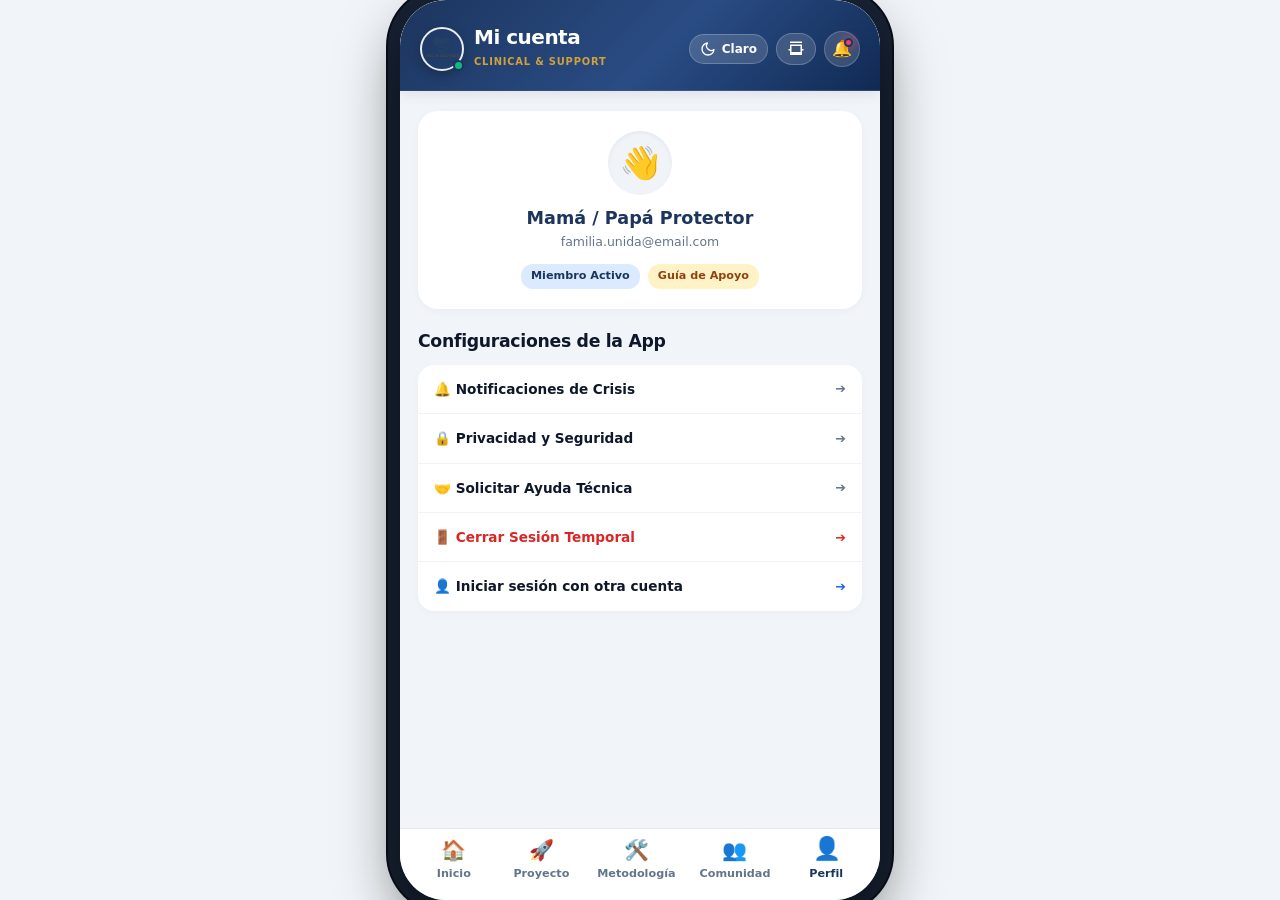
<file: static/pages/usuario.html>
<!doctype html>
<html lang="es">

<head>
  <meta charset="UTF-8" />
  <meta name="viewport" content="width=device-width, initial-scale=1.0, maximum-scale=1.0, user-scalable=no" />
  <title>Mi Perfil</title>
  <meta name="author" content="Neu Industries">
  <link rel="stylesheet" href="../css/style.css" />
</head>

<body>
  <div class="app-container">
    <!-- ENCABEZADO FIJO -->
    <header class="app-header">
            <div class="header-top">
            </div>
      <div class="header-main">
        <div class="app-brand">
                    <div class="logo-wrapper">
<img src="../images/Logo empresa.png" alt="Logo Oficial NeuroMundo" class="logo-app" loading="eager">
                        <span class="online-pulse-dot" title="Ecosistema Activo"></span>
                    </div>
          <div class="brand-text">
            <h1>Mi cuenta</h1>
            <span class="brand-badge">CLINICAL & SUPPORT</span>
          </div>
        </div>
        <div class="app-right-brand">
                    <!-- Conmutador de Modo Oscuro/Claro -->
                    <button class="theme-toggle-animated" id="theme-toggle" onclick="toggleTheme()" aria-label="Cambiar tema visual" title="Cambiar tema">
                        <div class="icon-container">
                            <svg class="sun-icon" xmlns="http://www.w3.org/2000/svg" viewBox="0 0 24 24" fill="none" stroke="currentColor" stroke-width="2" stroke-linecap="round" stroke-linejoin="round">
                                <circle cx="12" cy="12" r="5"></circle>
                                <line x1="12" y1="1" x2="12" y2="3"></line>
                                <line x1="12" y1="21" x2="12" y2="23"></line>
                                <line x1="4.22" y1="4.22" x2="5.64" y2="5.64"></line>
                                <line x1="18.36" y1="18.36" x2="19.78" y2="19.78"></line>
                                <line x1="1" y1="12" x2="3" y2="12"></line>
                                <line x1="21" y1="12" x2="23" y2="12"></line>
                                <line x1="4.22" y1="19.78" x2="5.64" y2="18.36"></line>
                                <line x1="18.36" y1="5.64" x2="19.78" y2="4.22"></line>
                            </svg>
                            <svg class="moon-icon" xmlns="http://www.w3.org/2000/svg" viewBox="0 0 24 24" fill="none" stroke="currentColor" stroke-width="2" stroke-linecap="round" stroke-linejoin="round">
                                <path d="M21 12.79A9 9 0 1 1 11.21 3 7 7 0 0 0 21 12.79z"></path>
                            </svg>
                        </div>
                        <span id="theme-text" class="btn-caption">Tema</span>
                    </button>
<!-- Conmutador Modo PC / Tablet -->
<button class="view-toggle-btn" id="view-toggle" onclick="toggleViewMode()" aria-label="Cambiar a vista de escritorio" title="Alternar Layout">
    <span class="view-icon">
        <svg viewBox="0 0 24 24" xmlns="http://www.w3.org/2000/svg">
            <path d="M4 6h16v12H4V6zm2 2v8h12V8H6zm-4 4h2v2H2v-2zm18 0h2v2h-2v-2zM4 4h16V2H4v2zm0 16h16v-2H4v2z"/>
        </svg>
    </span>
</button>

                    <!-- Menú Desplegable Accesible de Notificaciones -->
                    <div class="user-menu">
                        <input type="checkbox" id="notif-check" class="notif-checkbox" aria-label="Desplegar notificaciones">
                        <label for="notif-check" class="notification-btn" aria-label="Abrir centro de notificaciones" tabindex="0">
                            <span class="bell-icon">🔔</span>
                            <span class="badge" aria-label="Nueva notificación activa"></span>
                        </label>
                        <div class="user-menu-dropdown" role="region" aria-label="Panel de avisos">
                            <div class="dropdown-header">
                                <h5>Centro de Notificaciones</h5>
                                <span class="notif-count">1 nueva</span>
                            </div>
                            <div class="menu-item unread">
                                <span class="notif-icon">🌟</span>
                                <div class="notif-text">
                                    <strong>Nueva rutina visual agregada</strong>
                                    <p>Técnicas de relajación táctil añadidas a Terapia.</p>
                                </div>
                            </div>
                            <div class="menu-item-footer">
                                <button class="btn-link">Marcar todas como leídas</button>
                            </div>
                        </div>
                    </div>
        </div>
      </div>
    </header>

    <!-- CONTENIDO DEL PERFIL -->
    <main class="app-content">
      <!-- TARJETA DE USUARIO PRINCIPAL -->
      <section class="profile-card-top">
        <div class="profile-avatar-big">👋</div>
        <h2 class="profile-name">Mamá / Papá Protector</h2>
        <p class="profile-email">familia.unida@email.com</p>
        <div class="profile-badges-row">
          <span class="user-badge-item badge-active">Miembro Activo</span>
          <span class="user-badge-item badge-guide">Guía de Apoyo</span>
        </div>
      </section>

      <!-- OPCIONES DEL MENÚ TIPO AJUSTES MÓVIL -->
      <h3 class="block-title section-spacer">Configuraciones de la App</h3>

      <section class="settings-list-group">
        <div class="settings-list-item" onclick="alert('Configuración de alertas sensoriales')">
          <div class="item-left">🔔 Notificaciones de Crisis</div>
          <span class="item-arrow">➔</span>
        </div>
        <div class="settings-list-item" onclick="alert('Miembro de la comunidad verificado')">
          <div class="item-left">🔒 Privacidad y Seguridad</div>
          <span class="item-arrow">➔</span>
        </div>
        <div class="settings-list-item" onclick="alert('Contacto con soporte técnico')">
          <div class="item-left">🤝 Solicitar Ayuda Técnica</div>
          <span class="item-arrow">➔</span>
        </div>
        <div class="settings-list-item logout-item" onclick="location.href = '../../index.html'">
          <div class="item-left">🚪 Cerrar Sesión Temporal</div>
          <span class="item-arrow">➔</span>
        </div>
        <div class="settings-list-item switch-account-item" onclick="location.href = 'login.html'">
          <div class="item-left">👤 Iniciar sesión con otra cuenta</div>
          <span class="item-arrow">➔</span>
        </div>
      </section>

      <div class="scroll-spacing"></div>
    </main>

    <!-- NAVEGACIÓN INFERIOR MÓVIL -->
    <nav class="app-nav">
      <a href="../../index.html" class="nav-item">
        <span class="nav-icon">🏠</span>
        <span class="nav-label">Inicio</span>
      </a>
      <a href="proyecto.html" class="nav-item">
        <span class="nav-icon">🚀</span>
        <span class="nav-label">Proyecto</span>
      </a>
      <a href="metodologia.html" class="nav-item">
        <span class="nav-icon">🛠️</span>
        <span class="nav-label">Metodología</span>
      </a>
      <a href="comunidad.html" class="nav-item">
        <span class="nav-icon">👥</span>
        <span class="nav-label">Comunidad</span>
      </a>
      <a href="../pages/usuario.html" class="nav-item active">
        <span class="nav-icon">👤</span>
        <span class="nav-label">Perfil</span>
      </a>
    </nav>
  </div>

  <script src="../js/script.js"></script>
  <!-- SCRIPT DE INICIALIZACIÓN DEL TEMA (Evita el parpadeo blanco) -->
    <script>
    (function() {
        try {
            // Sistema de tema Bootstrap con data-bs-theme
            var savedTheme = localStorage.getItem('themeMode');
            var prefersDark = window.matchMedia('(prefers-color-scheme: dark)').matches;
            
            // Determinar tema inicial
            var initialTheme = savedTheme || (prefersDark ? 'dark' : 'light');
            
            // Aplicar atributo nativo de Bootstrap inmediatamente
            document.documentElement.setAttribute('data-bs-theme', initialTheme);
            
            // Mantener compatibilidad con clase existente
            if (initialTheme === 'dark') {
                document.body.classList.add('dark-theme');
            } else {
                document.body.classList.remove('dark-theme');
            }
            
            // Inicializar modo PC si existe
            var savedViewMode = localStorage.getItem('neuromundo-view-mode');
            if (savedViewMode === 'pc') {
                document.documentElement.classList.add('pc-mode');
                document.body.classList.add('pc-mode');
                
                var viewportMeta = document.querySelector('meta[name="viewport"]');
                if (viewportMeta) {
                    viewportMeta.setAttribute('content', 'width=1280, initial-scale=0.25');
                }
            }
        } catch (e) { 
            console.warn('localStorage no está disponible'); 
            // Fallback a light mode
            document.documentElement.setAttribute('data-bs-theme', 'light');
        }
    })();
    </script>
</body>

</html>
</file>
<file: static/css/style.css>
/* ==========================================================================
   NEUROMUNDO DESIGN SYSTEM & ENTERPRISE CSS ARCHITECTURE
   Version: 4.0 Pro
   Audience: Neurodiversity, Autism spectrum support & Clinical ergonomics
   ========================================================================== */

/* --------------------------------------------------------------------------
   1. VARIABLES, TOKENS DE DISEÑO & TEMAS (LIGHT / DARK)
   -------------------------------------------------------------------------- */
:root {
    /* Identidad Cromática Principal */
    --brand-primary: #1c355e;
    --brand-primary-light: #2a4c84;
    --brand-primary-dark: #0f1f38;
    --brand-secondary: #4a6572;
    --brand-accent: #d1a13b;
    --brand-accent-vibrant: #f59e0b;
    --brand-accent-glow: rgba(245, 158, 11, 0.35);

    /* Tonos Clínicos / Calma Sensorial */
    --sensory-blue: #0284c7;
    --sensory-blue-subtle: #e0f2fe;
    --sensory-green: #10b981;
    --sensory-green-subtle: #d1fae5;
    --sensory-amber: #f59e0b;
    --sensory-amber-subtle: #fef3c7;
    --sensory-rose: #f43f5e;
    --sensory-rose-subtle: #ffe4e6;
    --sensory-purple: #8b5cf6;
    --sensory-purple-subtle: #ede9fe;

    /* Superficies y Fondos (Modo Claro) */
    --app-bg: #f3f6fa;
    --device-shell-bg: #0f172a;
    --card-bg: #ffffff;
    --card-bg-elevated: #ffffff;
    --card-hover-bg: #f8fafc;
    --surface-glass: rgba(255, 255, 255, 0.85);
    --surface-glass-border: rgba(255, 255, 255, 0.4);

    /* Tipografía y Textos */
    --font-primary: 'Plus Jakarta Sans', system-ui, -apple-system, BlinkMacSystemFont, "Segoe UI", Roboto, sans-serif;
    --text-heading: #0f172a;
    --text-body: #334155;
    --text-muted: #64748b;
    --text-on-dark: #ffffff;
    --text-on-accent: #0f172a;

    /* Bordes y Separadores */
    --border-subtle: #e2e8f0;
    --border-strong: #cbd5e1;
    --border-radius-xs: 6px;
    --border-radius-sm: 10px;
    --border-radius-md: 16px;
    --border-radius-lg: 24px;
    --border-radius-xl: 32px;
    --border-radius-pill: 9999px;

    /* Sombras y Elevaciones */
    --shadow-sm: 0 1px 3px rgba(15, 23, 42, 0.05), 0 1px 2px rgba(15, 23, 42, 0.03);
    --shadow-md: 0 4px 14px rgba(15, 23, 42, 0.06), 0 2px 6px rgba(15, 23, 42, 0.04);
    --shadow-lg: 0 10px 25px -3px rgba(15, 23, 42, 0.08), 0 4px 10px -2px rgba(15, 23, 42, 0.04);
    --shadow-xl: 0 20px 40px -4px rgba(15, 23, 42, 0.12);
    --shadow-primary-glow: 0 8px 24px rgba(28, 53, 94, 0.25);
    --shadow-accent-glow: 0 6px 20px rgba(209, 161, 59, 0.3);

    /* Transiciones fluidas */
    --ease-out-smooth: cubic-bezier(0.16, 1, 0.3, 1);
    --ease-elastic: cubic-bezier(0.34, 1.56, 0.64, 1);
    --transition-fast: 0.15s ease;
    --transition-base: 0.25s var(--ease-out-smooth);
    --transition-slow: 0.4s var(--ease-out-smooth);

    /* Gradientes Corporativos */
    --gradient-brand: linear-gradient(135deg, #1c355e 0%, #2a4c84 55%, #102a54 100%);
    --gradient-hero: linear-gradient(145deg, #0f203d 0%, #1c355e 50%, #224b88 100%);
    --gradient-accent: linear-gradient(135deg, #d1a13b 0%, #f59e0b 100%);
    --gradient-banner: linear-gradient(135deg, #1e293b 0%, #334155 100%);

    
    --bg-dark-blue: #1c355e;
    --bg-strip-gray: #7d91a9;
    --accent-yellow: #d1a13b;
    --app-background: #f1f4f8;
    --card-background: #ffffff;
    --text-main: #2b394a;
    --text-muted: #6c7a89;
    --success-green: #4caf50;
}

/* --------------------------------------------------------------------------
   MODO OSCURO / HIGH SENSORY COMFORT
   -------------------------------------------------------------------------- */
body.dark-theme {
    --app-bg: #090e17;
    --device-shell-bg: #020617;
    --card-bg: #131c2e;
    --card-bg-elevated: #1a263c;
    --card-hover-bg: #1e2d47;
    --surface-glass: rgba(19, 28, 46, 0.88);
    --surface-glass-border: rgba(255, 255, 255, 0.08);

    --text-heading: #f8fafc;
    --text-body: #cbd5e1;
    --text-muted: #94a3b8;

    --border-subtle: #1e293b;
    --border-strong: #334155;

    --shadow-sm: 0 2px 4px rgba(0, 0, 0, 0.3);
    --shadow-md: 0 6px 18px rgba(0, 0, 0, 0.4);
    --shadow-lg: 0 12px 30px rgba(0, 0, 0, 0.5);

    --gradient-brand: linear-gradient(135deg, #0b1526 0%, #13223d 100%);
    --gradient-hero: linear-gradient(145deg, #070d18 0%, #0f1c30 50%, #162947 100%);
}

/* --------------------------------------------------------------------------
   2. RESETEO MODERNO & CONFIGURACIÓN GLOBAL
   -------------------------------------------------------------------------- */
*,
*::before,
*::after {
    margin: 0;
    padding: 0;
    box-sizing: border-box;
    -webkit-tap-highlight-color: transparent;
}

html, body {
    width: 100%;
    height: 100%;
    overflow-x: hidden;
}

body {
    font-family: var(--font-primary);
    background-color: var(--device-shell-bg);
    color: var(--text-body);
    display: flex;
    justify-content: center;
    align-items: center;
    min-height: 100vh;
    padding: 0;
    -webkit-font-smoothing: antialiased;
    -moz-osx-font-smoothing: grayscale;
    line-height: 1.5;
}

/* Accesibilidad: Reducción de Animaciones */
@media (prefers-reduced-motion: reduce) {
    *, *::before, *::after {
        animation-duration: 0.01ms !important;
        animation-iteration-count: 1 !important;
        transition-duration: 0.01ms !important;
        scroll-behavior: auto !important;
    }
}

/* --------------------------------------------------------------------------
   3. MARCO / SIMULADOR DEL DISPOSITIVO MÓVIL
   -------------------------------------------------------------------------- */
.app-container {
    width: 100%;
    max-width: 430px;
    height: 92vh;
    max-height: 932px;
    background-color: var(--app-bg);
    border-radius: 46px;
    box-shadow: 0 25px 60px rgba(0, 0, 0, 0.55), 0 0 0 12px #182234, 0 0 0 14px #0a0f18;
    position: relative;
    overflow: hidden;
    display: flex;
    flex-direction: column;
    transition: all var(--transition-slow);
}

@media (max-width: 480px) {
    body {
        background-color: var(--app-bg);
    }
    .app-container {
        width: 100vw;
        height: 100vh;
        max-height: 100vh;
        border-radius: 0;
        box-shadow: none;
        border: none;
    }
}

/* --------------------------------------------------------------------------
   4. ENCABEZADO SUPERIOR & BARRA DE ESTADO
   -------------------------------------------------------------------------- */
.app-header {
    background: var(--gradient-brand);
    color: #ffffff;
    padding: 14px 20px 18px 20px;
    flex-shrink: 0;
    z-index: 50;
    box-shadow: var(--shadow-md);
    position: relative;
    backdrop-filter: blur(12px);
    -webkit-backdrop-filter: blur(12px);
    border-bottom: 1px solid rgba(255, 255, 255, 0.08);
}

.header-top {
    position: relative; /* Establece el marco de referencia */
    display: flex;
    justify-content: space-between;
    align-items: center;
    font-size: 0.8rem;
    font-weight: 700;
    letter-spacing: 0.3px;
    margin-bottom: 12px;
    opacity: 0.95;
}

.dynamic-island-indicator {
    position: absolute;
    left: 50%;
    transform: translateX(-50%);
    width: 72px;
    height: 18px;
    background-color: rgba(0, 0, 0, 0.4);
    border-radius: var(--border-radius-pill);
    border: 1px solid rgba(255, 255, 255, 0.08);
}

.status-chip {
    font-size: 0.72rem;
    background: rgba(255, 255, 255, 0.14);
    padding: 2px 7px;
    border-radius: var(--border-radius-pill);
    display: inline-flex;
    align-items: center;
}

.h-icon {
    width: 12px;
    height: 12px;
}

.header-main {
    display: flex;
    justify-content: space-between;
    align-items: center;
    gap: 12px;
}

.app-brand {
    display: flex;
    align-items: center;
    gap: 10px;
}

.logo-wrapper {
    position: relative;
    display: inline-flex;
}

.logo-app {
    width: 44px;
    height: 44px;
    border-radius: 50%;
    object-fit: cover;
    border: 2px solid rgba(255, 255, 255, 0.9);
    box-shadow: 0 4px 12px rgba(0, 0, 0, 0.25);
    transition: transform var(--transition-base);
}

.logo-app:hover {
    transform: rotate(5deg) scale(1.05);
}

.online-pulse-dot {
    position: absolute;
    bottom: 0;
    right: 0;
    width: 11px;
    height: 11px;
    background-color: var(--sensory-green);
    border: 2px solid var(--brand-primary);
    border-radius: 50%;
}

.brand-text h1 {
    font-size: 1.25rem;
    font-weight: 800;
    letter-spacing: -0.5px;
    line-height: 1.1;
    color: #ffffff;
}

.brand-badge {
    font-size: 0.62rem;
    font-weight: 800;
    letter-spacing: 0.8px;
    color: var(--brand-accent);
    text-transform: uppercase;
}

.app-right-brand {
    display: flex;
    align-items: center;
    gap: 8px;
}

/* Botón de tema animado */
.theme-toggle-animated {
    background: rgba(255, 255, 255, 0.15);
    border: 1px solid rgba(255, 255, 255, 0.22);
    color: #ffffff;
    padding: 6px 10px;
    border-radius: var(--border-radius-pill);
    font-size: 0.75rem;
    font-weight: 700;
    cursor: pointer;
    display: flex;
    align-items: center;
    gap: 6px;
    transition: all var(--transition-base);
}

.theme-toggle-animated:hover {
    background: rgba(255, 255, 255, 0.25);
    transform: translateY(-1px);
}

.icon-container {
    position: relative;
    width: 16px;
    height: 16px;
    display: flex;
    align-items: center;
    justify-content: center;
}

.icon-container svg {
    position: absolute;
    width: 16px;
    height: 16px;
    transition: transform var(--transition-slow), opacity var(--transition-base);
}

.sun-icon {
    opacity: 0;
    transform: rotate(-90deg) scale(0.5);
}

.moon-icon {
    opacity: 1;
    transform: rotate(0deg) scale(1);
    color: #ffffff;
}

body.dark-theme .sun-icon {
    opacity: 1;
    transform: rotate(0deg) scale(1);
    color: var(--brand-accent);
}

body.dark-theme .moon-icon {
    opacity: 0;
    transform: rotate(90deg) scale(0.5);
}

/* Botón Conmutador Vista PC */
.view-toggle-btn {
    background: rgba(255, 255, 255, 0.15);
    border: 1px solid rgba(255, 255, 255, 0.22);
    color: #ffffff;
    padding: 6px 10px;
    border-radius: var(--border-radius-pill);
    font-size: 0.75rem;
    font-weight: 700;
    cursor: pointer;
    display: flex;
    align-items: center;
    gap: 4px;
    transition: all var(--transition-base);
}

.view-toggle-btn:hover {
    background: var(--brand-accent);
    color: var(--text-on-accent);
    transform: translateY(-1px);
}

/* Menú de Notificaciones */
.user-menu {
    position: relative;
    display: inline-flex;
    align-items: center;
}

.notif-checkbox {
    display: none;
}

.notification-btn {
    background: rgba(255, 255, 255, 0.15);
    border: 1px solid rgba(255, 255, 255, 0.2);
    width: 36px;
    height: 36px;
    border-radius: 50%;
    cursor: pointer;
    position: relative;
    display: flex;
    align-items: center;
    justify-content: center;
    transition: all var(--transition-base);
}

.notification-btn:hover {
    background: rgba(255, 255, 255, 0.25);
    transform: scale(1.05);
}

.bell-icon {
    font-size: 1rem;
}

.badge {
    position: absolute;
    top: 6px;
    right: 6px;
    width: 9px;
    height: 9px;
    background-color: var(--sensory-rose);
    border: 2px solid var(--brand-primary);
    border-radius: 50%;
    box-shadow: 0 0 8px var(--sensory-rose);
}

.user-menu-dropdown {
    display: none;
    position: absolute;
    right: 0;
    top: calc(100% + 10px);
    width: 270px;
    background-color: var(--card-bg-elevated);
    border: 1px solid var(--border-subtle);
    border-radius: var(--border-radius-md);
    padding: 12px;
    box-shadow: var(--shadow-xl);
    z-index: 100;
    flex-direction: column;
    gap: 8px;
    animation: fadeInDropdown 0.25s var(--ease-out-smooth);
}

.notif-checkbox:checked ~ .user-menu-dropdown {
    display: flex;
}

.dropdown-header {
    display: flex;
    justify-content: space-between;
    align-items: center;
    padding-bottom: 6px;
    border-bottom: 1px solid var(--border-subtle);
}

.dropdown-header h5 {
    font-size: 0.82rem;
    font-weight: 800;
    color: var(--text-heading);
}

.notif-count {
    font-size: 0.68rem;
    background: var(--sensory-blue-subtle);
    color: var(--sensory-blue);
    padding: 2px 6px;
    border-radius: var(--border-radius-pill);
    font-weight: 700;
}

.menu-item {
    display: flex;
    gap: 10px;
    align-items: flex-start;
    padding: 8px;
    border-radius: var(--border-radius-sm);
    background-color: var(--app-bg);
}

.notif-icon {
    font-size: 1.1rem;
}

.notif-text strong {
    font-size: 0.78rem;
    color: var(--text-heading);
    display: block;
}

.notif-text p {
    font-size: 0.72rem;
    color: var(--text-muted);
}

.menu-item-footer {
    text-align: center;
    padding-top: 4px;
}

.btn-link {
    background: none;
    border: none;
    color: var(--sensory-blue);
    font-size: 0.72rem;
    font-weight: 700;
    cursor: pointer;
}

@keyframes fadeInDropdown {
    from {
        opacity: 0;
        transform: translateY(-8px) scale(0.96);
    }
    to {
        opacity: 1;
        transform: translateY(0) scale(1);
    }
}

/* --------------------------------------------------------------------------
   5. ÁREA DE CONTENIDO SCROLLEABLE
   -------------------------------------------------------------------------- */
.app-content {
    flex-grow: 1;
    overflow-y: auto;
    padding: 20px 18px;
    -webkit-overflow-scrolling: touch;
    scroll-behavior: smooth;
}

.app-content::-webkit-scrollbar {
    width: 6px;
}

.app-content::-webkit-scrollbar-thumb {
    background: var(--border-strong);
    border-radius: var(--border-radius-pill);
}

/* --------------------------------------------------------------------------
   6. HERO BANNER DE BIENVENIDA
   -------------------------------------------------------------------------- */
.welcome-card {
    background: var(--gradient-hero);
    border-radius: var(--border-radius-lg);
    padding: 26px 20px;
    text-align: center;
    position: relative;
    overflow: hidden;
    margin-bottom: 22px;
    box-shadow: var(--shadow-primary-glow);
    border: 1px solid rgba(255, 255, 255, 0.12);
}

.welcome-background-glow {
    position: absolute;
    width: 140px;
    height: 140px;
    background: radial-gradient(circle, rgba(209, 161, 59, 0.35) 0%, rgba(209, 161, 59, 0) 70%);
    top: -30px;
    right: -30px;
    border-radius: 50%;
    pointer-events: none;
}

.welcome-pill {
    display: inline-block;
    background: rgba(255, 255, 255, 0.12);
    border: 1px solid rgba(255, 255, 255, 0.2);
    color: #ffffff;
    font-size: 0.65rem;
    font-weight: 800;
    letter-spacing: 0.8px;
    padding: 3px 10px;
    border-radius: var(--border-radius-pill);
    margin-bottom: 12px;
}

.welcome-title {
    color: var(--brand-accent);
    font-size: 1.25rem;
    font-weight: 800;
    margin-bottom: 8px;
    line-height: 1.3;
    text-shadow: 0 2px 10px rgba(0, 0, 0, 0.3);
}

.welcome-subtitle {
    color: rgba(255, 255, 255, 0.92);
    font-size: 0.76rem;
    font-weight: 600;
    letter-spacing: 0.4px;
    margin-bottom: 18px;
    line-height: 1.4;
}

.speech-bubble {
    background-color: #ffffff;
    color: var(--brand-primary);
    font-size: 0.8rem;
    font-weight: 800;
    padding: 10px 18px;
    border-radius: var(--border-radius-pill);
    display: inline-flex;
    align-items: center;
    gap: 6px;
    border: none;
    box-shadow: var(--shadow-md);
    cursor: pointer;
    transition: transform var(--transition-base), box-shadow var(--transition-base);
}

.speech-bubble:hover {
    transform: translateY(-2px);
    box-shadow: var(--shadow-lg);
}

/* --------------------------------------------------------------------------
   7. BARRA DE BÚSQUEDA GLOBAL
   -------------------------------------------------------------------------- */
.search-section {
    margin-bottom: 22px;
}

.search-box {
    background-color: var(--card-bg);
    display: flex;
    align-items: center;
    padding: 12px 16px;
    border-radius: var(--border-radius-md);
    box-shadow: var(--shadow-sm);
    border: 1.5px solid var(--border-subtle);
    transition: all var(--transition-base);
}

.search-box:focus-within {
    border-color: var(--brand-accent);
    box-shadow: var(--shadow-accent-glow);
    transform: translateY(-1px);
}

.search-icon {
    font-size: 1.05rem;
    margin-right: 12px;
    color: var(--text-muted);
}

.search-box input {
    border: none;
    outline: none;
    background: transparent;
    width: 100%;
    font-size: 0.9rem;
    font-family: inherit;
    color: var(--text-heading);
    font-weight: 500;
}

.search-box input::placeholder {
    color: var(--text-muted);
    opacity: 0.8;
}

/* --------------------------------------------------------------------------
   8. CATEGORÍAS DE APOYO & PANELES REACTIVOS
   -------------------------------------------------------------------------- */
.categories-section {
    margin-bottom: 20px;
}

.section-title-wrap {
    margin-bottom: 12px;
}

.block-title {
    font-size: 1.08rem;
    font-weight: 800;
    color: var(--text-heading);
    letter-spacing: -0.3px;
}

.section-subtext {
    font-size: 0.75rem;
    color: var(--text-muted);
    font-weight: 500;
}

.categories-scroll {
    display: flex;
    gap: 10px;
    overflow-x: auto;
    padding: 4px 2px 10px 2px;
    scrollbar-width: none;
}

.categories-scroll::-webkit-scrollbar {
    display: none;
}

.category-item {
    background-color: var(--card-bg);
    border: 1.5px solid var(--border-subtle);
    padding: 10px 18px;
    border-radius: var(--border-radius-pill);
    display: flex;
    align-items: center;
    gap: 8px;
    white-space: nowrap;
    box-shadow: var(--shadow-sm);
    cursor: pointer;
    transition: all var(--transition-base);
    font-family: inherit;
    font-size: 0.84rem;
    font-weight: 700;
    color: var(--text-body);
}

.category-item:hover {
    background-color: var(--card-hover-bg);
    border-color: var(--border-strong);
    transform: translateY(-2px);
}

.category-item.active {
    background: var(--gradient-accent);
    color: var(--text-on-accent);
    border-color: transparent;
    box-shadow: var(--shadow-accent-glow);
    transform: translateY(-2px);
}

.cat-icon {
    font-size: 1.15rem;
}

/* Panel de Información Dinámica */
.category-info-panel {
    margin-bottom: 22px;
    padding: 16px 18px;
    background-color: var(--card-bg);
    border-radius: var(--border-radius-md);
    border: 1px solid var(--border-subtle);
    border-left: 5px solid var(--brand-accent);
    box-shadow: var(--shadow-sm);
    transition: all var(--transition-base);
}

.info-header {
    display: flex;
    align-items: center;
    gap: 8px;
    margin-bottom: 6px;
}

.info-pulse {
    width: 8px;
    height: 8px;
    background-color: var(--brand-accent);
    border-radius: 50%;
    animation: pulseGlow 1.8s infinite;
}

#info-titulo {
    font-size: 0.95rem;
    font-weight: 800;
    color: var(--text-heading);
}

#info-descripcion {
    font-size: 0.82rem;
    color: var(--text-muted);
    line-height: 1.45;
}

@keyframes pulseGlow {
    0%, 100% { transform: scale(1); opacity: 1; }
    50% { transform: scale(1.4); opacity: 0.6; }
}

/* --------------------------------------------------------------------------
   9. COPILOTO IA & HERRAMIENTAS DIARIAS
   -------------------------------------------------------------------------- */
.copiloto-box {
    background: linear-gradient(135deg, #1c355e 0%, #2e1065 100%);
    color: #ffffff;
    padding: 16px;
    border-radius: var(--border-radius-md);
    display: flex;
    align-items: center;
    gap: 14px;
    margin-bottom: 24px;
    box-shadow: var(--shadow-md);
    border: 1px solid rgba(255, 255, 255, 0.1);
}

.copiloto-icon {
    font-size: 1.8rem;
    flex-shrink: 0;
}

.copiloto-text h4 {
    font-size: 0.92rem;
    color: var(--brand-accent);
    font-weight: 800;
    margin-bottom: 2px;
}

.copiloto-text p {
    font-size: 0.76rem;
    color: rgba(255, 255, 255, 0.9);
    line-height: 1.35;
}

.copiloto-text-info {
    font-size: 0.92rem;
    font-weight: 800;
    margin-bottom: 2px;
}

.btn-ia-action {
    background: var(--brand-accent);
    color: var(--text-on-accent);
    border: none;
    padding: 8px 14px;
    border-radius: var(--border-radius-pill);
    font-weight: 800;
    font-size: 0.75rem;
    cursor: pointer;
    margin-left: auto;
    transition: transform var(--transition-base);
}

.btn-ia-action:hover {
    transform: scale(1.06);
}

.seccion-contenido {
    margin-top: 15px;
}

/* Herramientas Diarias */
.tools-section {
    margin-bottom: 24px;
}

.section-badge-counter {
    font-size: 0.7rem;
    background: var(--sensory-blue-subtle);
    color: var(--sensory-blue);
    padding: 3px 8px;
    border-radius: var(--border-radius-pill);
    font-weight: 700;
    margin-left: 8px;
}

.tool-card {
    background-color: var(--card-bg);
    border: 1px solid var(--border-subtle);
    border-radius: var(--border-radius-md);
    padding: 14px 16px;
    display: flex;
    align-items: center;
    gap: 14px;
    margin-bottom: 12px;
    box-shadow: var(--shadow-sm);
    cursor: pointer;
    transition: all var(--transition-base);
}

.tool-card:hover {
    border-color: var(--border-strong);
    transform: translateY(-2px);
    box-shadow: var(--shadow-md);
}

.tool-icon {
    width: 48px;
    height: 48px;
    border-radius: var(--border-radius-sm);
    display: flex;
    align-items: center;
    justify-content: center;
    font-size: 1.4rem;
    flex-shrink: 0;
}

.bg-blue {
    background-color: var(--sensory-blue-subtle);
    color: var(--sensory-blue);
}

.bg-yellow {
    background-color: var(--sensory-amber-subtle);
    color: var(--sensory-amber);
}

.bg-green {
    background-color: var(--sensory-green-subtle);
    color: var(--sensory-green);
}

.tool-info {
    flex-grow: 1;
}

.tool-info h4 {
    font-size: 0.94rem;
    font-weight: 800;
    color: var(--text-heading);
    margin-bottom: 2px;
}

.tool-info p {
    font-size: 0.77rem;
    color: var(--text-muted);
    line-height: 1.35;
}

.arrow-container {
    color: var(--brand-accent);
    font-weight: 800;
    font-size: 1.1rem;
    transition: transform var(--transition-base);
}

.tool-card:hover .arrow-container {
    transform: translateX(4px);
}

/* --------------------------------------------------------------------------
   10. FEED DE ARTÍCULOS & LECTURAS
   -------------------------------------------------------------------------- */
.articles-section {
    margin-bottom: 24px;
}

.section-header-flex {
    display: flex;
    justify-content: space-between;
    align-items: center;
    margin-bottom: 14px;
}

.see-all {
    font-size: 0.82rem;
    font-weight: 800;
    color: var(--sensory-blue);
    text-decoration: none;
    transition: color var(--transition-fast);
}

.see-all:hover {
    text-decoration: underline;
}

.feed-card {
    background-color: var(--card-bg);
    border: 1px solid var(--border-subtle);
    border-radius: var(--border-radius-md);
    padding: 16px;
    margin-bottom: 12px;
    box-shadow: var(--shadow-sm);
    cursor: pointer;
    transition: all var(--transition-base);
}

.feed-card:hover {
    border-color: var(--border-strong);
    transform: translateY(-2px);
    box-shadow: var(--shadow-md);
}

.feed-header-row {
    display: flex;
    justify-content: space-between;
    align-items: center;
    margin-bottom: 8px;
}

.feed-tag {
    font-size: 0.68rem;
    font-weight: 800;
    padding: 3px 8px;
    border-radius: var(--border-radius-xs);
    text-transform: uppercase;
    letter-spacing: 0.4px;
}

.tag-crisis {
    background-color: var(--sensory-rose-subtle);
    color: var(--sensory-rose);
}

.tag-juego {
    background-color: var(--sensory-green-subtle);
    color: var(--sensory-green);
}

.tag-comunidad {
    background-color: var(--sensory-blue-subtle);
    color: var(--sensory-blue);
}

.read-time {
    font-size: 0.72rem;
    color: var(--text-muted);
}

.feed-body h4 {
    font-size: 0.98rem;
    font-weight: 800;
    color: var(--text-heading);
    margin-bottom: 6px;
    line-height: 1.35;
}

.feed-body p {
    font-size: 0.82rem;
    color: var(--text-muted);
    line-height: 1.45;
    margin-bottom: 12px;
}

.feed-footer {
    display: flex;
    justify-content: space-between;
    font-size: 0.74rem;
    color: var(--text-muted);
    border-top: 1px solid var(--border-subtle);
    padding-top: 10px;
    font-weight: 600;
}

/* --------------------------------------------------------------------------
   11. BANNER COMUNITARIO
   -------------------------------------------------------------------------- */
.community-banner {
    background: var(--gradient-banner);
    border-radius: var(--border-radius-lg);
    padding: 22px 18px;
    color: #ffffff;
    text-align: center;
    box-shadow: var(--shadow-md);
    margin-bottom: 20px;
    position: relative;
    overflow: hidden;
}

.community-badge-glow {
    display: inline-block;
    font-size: 0.65rem;
    font-weight: 800;
    background: rgba(255, 255, 255, 0.15);
    color: var(--brand-accent);
    padding: 3px 10px;
    border-radius: var(--border-radius-pill);
    margin-bottom: 10px;
    letter-spacing: 0.6px;
}

.community-content h4 {
    font-size: 1.15rem;
    font-weight: 800;
    margin-bottom: 8px;
    line-height: 1.3;
}

.community-content p {
    font-size: 0.82rem;
    margin-bottom: 16px;
    color: rgba(255, 255, 255, 0.9);
    line-height: 1.4;
}

.community-btn {
    background: var(--gradient-accent);
    color: var(--text-on-accent);
    border: none;
    padding: 12px 24px;
    border-radius: var(--border-radius-pill);
    font-weight: 800;
    font-size: 0.88rem;
    cursor: pointer;
    width: 100%;
    box-shadow: var(--shadow-accent-glow);
    transition: transform var(--transition-base), box-shadow var(--transition-base);
}

.community-btn:hover {
    transform: translateY(-2px);
    box-shadow: 0 8px 24px var(--brand-accent-glow);
}

.scroll-spacing {
    height: 80px;
}

/* --------------------------------------------------------------------------
   12. BARRA DE NAVEGACIÓN INFERIOR (BOTTOM NAV)
   -------------------------------------------------------------------------- */
.app-nav {
    position: absolute;
    bottom: 0;
    left: 0;
    right: 0;
    height: 72px;
    background-color: var(--card-bg);
    border-top: 1px solid var(--border-subtle);
    display: flex;
    justify-content: space-around;
    align-items: center;
    padding: 4px 10px 10px 10px;
    z-index: 40;
    backdrop-filter: blur(12px);
    -webkit-backdrop-filter: blur(12px);
}

.nav-item {
    text-decoration: none;
    display: flex;
    flex-direction: column;
    align-items: center;
    justify-content: center;
    flex: 1;
    color: var(--text-muted);
    transition: all var(--transition-base);
    padding: 4px 0;
    border-radius: var(--border-radius-sm);
}

.nav-icon {
    font-size: 1.35rem;
    line-height: 1;
    transition: transform var(--transition-base);
}

.nav-label {
    font-size: 0.7rem;
    font-weight: 600;
    margin-top: 3px;
}

.nav-item:hover {
    color: var(--brand-primary);
}

.nav-item.active {
    color: var(--brand-primary);
    font-weight: 800;
}

body.dark-theme .nav-item.active {
    color: var(--brand-accent);
}

.nav-item.active .nav-icon {
    transform: translateY(-2px) scale(1.12);
}

/* --------------------------------------------------------------------------
   13. MODAL DE ASISTENTE IA
   -------------------------------------------------------------------------- */
.chat-modal {
    position: fixed;
    bottom: 24px;
    right: 24px;
    width: 380px;
    max-width: calc(100vw - 32px);
    height: 520px;
    background-color: var(--card-bg-elevated);
    border-radius: var(--border-radius-lg);
    box-shadow: var(--shadow-xl);
    display: flex;
    flex-direction: column;
    z-index: 1000;
    overflow: hidden;
    border: 1px solid var(--border-subtle);
    animation: slideUpChat 0.3s var(--ease-out-smooth);
}

.chat-modal.hidden {
    display: none !important;
}

.chat-header {
    background: var(--gradient-brand);
    color: #ffffff;
    padding: 14px 18px;
    font-weight: 800;
    display: flex;
    justify-content: space-between;
    align-items: center;
}

.chat-title-group {
    display: flex;
    align-items: center;
    gap: 8px;
    font-size: 0.95rem;
}

.btn-cerrar {
    background: none;
    border: none;
    color: #ffffff;
    font-size: 1.6rem;
    cursor: pointer;
    line-height: 1;
}

.chat-messages {
    flex: 1;
    padding: 16px;
    overflow-y: auto;
    display: flex;
    flex-direction: column;
    gap: 12px;
    background-color: var(--app-bg);
}

.message {
    padding: 10px 14px;
    border-radius: var(--border-radius-md);
    font-size: 0.85rem;
    max-width: 82%;
    line-height: 1.4;
}

.message.ia {
    background-color: var(--card-bg);
    color: var(--text-heading);
    border: 1px solid var(--border-subtle);
    align-self: flex-start;
    border-bottom-left-radius: var(--border-radius-xs);
}

.message.user {
    background: var(--gradient-accent);
    color: var(--text-on-accent);
    align-self: flex-end;
    font-weight: 600;
    border-bottom-right-radius: var(--border-radius-xs);
}

.chat-input-container {
    display: flex;
    padding: 12px;
    background-color: var(--card-bg);
    border-top: 1px solid var(--border-subtle);
    gap: 8px;
}

.chat-input-container input {
    flex: 1;
    padding: 10px 14px;
    border: 1.5px solid var(--border-subtle);
    border-radius: var(--border-radius-pill);
    outline: none;
    font-family: inherit;
    font-size: 0.85rem;
    background: var(--app-bg);
    color: var(--text-heading);
}

.chat-input-container button {
    padding: 10px 18px;
    background: var(--brand-primary);
    color: #ffffff;
    border: none;
    border-radius: var(--border-radius-pill);
    font-weight: 800;
    cursor: pointer;
    transition: background var(--transition-fast);
}

.chat-input-container button:hover {
    background: var(--brand-primary-light);
}

@keyframes slideUpChat {
    from {
        opacity: 0;
        transform: translateY(20px) scale(0.95);
    }
    to {
        opacity: 1;
        transform: translateY(0) scale(1);
    }
}

/* --------------------------------------------------------------------------
   14. VISTA ESCRITORIO / ADAPTACIÓN RESPONSIVA PROFESIONAL (MODO PC)
   -------------------------------------------------------------------------- */
body.view-pc {
    background-color: #0b1324;
    padding: 24px;
}

body.view-pc .app-container {
    max-width: 1320px;
    height: 92vh;
    border-radius: var(--border-radius-xl);
    box-shadow: 0 30px 80px rgba(0, 0, 0, 0.45);
    border: 1px solid rgba(255, 255, 255, 0.1);
    display: grid !important;
    grid-template-columns: 260px 1fr;
    grid-template-rows: 80px 1fr;
    grid-template-areas:
        "sidebar header"
        "sidebar content";
}

body.view-pc .header-top,
body.view-pc .scroll-spacing {
    display: none !important;
}

/* Sidebar PC */
body.view-pc .app-nav {
    grid-area: sidebar;
    position: static !important;
    height: 100% !important;
    width: 100% !important;
    flex-direction: column !important;
    justify-content: flex-start !important;
    background-color: var(--card-bg) !important;
    border-right: 1px solid var(--border-subtle) !important;
    border-top: none !important;
    padding: 30px 16px !important;
    gap: 8px !important;
}

body.view-pc .nav-item {
    width: 100%;
    flex-direction: row !important;
    justify-content: flex-start !important;
    padding: 12px 18px !important;
    gap: 14px !important;
    border-radius: var(--border-radius-md) !important;
    font-size: 0.95rem !important;
}

body.view-pc .nav-item .nav-label {
    font-size: 0.92rem;
    margin-top: 0;
}

body.view-pc .nav-item:hover {
    background-color: var(--card-hover-bg);
    transform: translateX(4px);
}

body.view-pc .nav-item.active {
    background: var(--brand-primary);
    color: #ffffff !important;
}

body.dark-theme.view-pc .nav-item.active {
    background: var(--brand-accent);
    color: var(--text-on-accent) !important;
}

/* Header PC */
body.view-pc .app-header {
    grid-area: header;
    padding: 0 32px;
    display: flex;
    align-items: center;
    border-bottom: 1px solid var(--border-subtle);
}

/* Content Canvas PC */
body.view-pc .app-content {
    grid-area: content;
    padding: 32px 40px;
}

body.view-pc .tools-section {
    display: grid;
    grid-template-columns: repeat(3, 1fr);
    gap: 16px;
}

body.view-pc .tools-section .section-title-wrap {
    grid-column: span 3;
}

body.view-pc .articles-section {
    display: grid;
    grid-template-columns: repeat(3, 1fr);
    gap: 16px;
}

body.view-pc .articles-section .section-header-flex {
    grid-column: span 3;
}
/* ==========================================================================
   NEUROMUNDO - DESIGN SYSTEM & ESTILOS COMUNITARIOS (MODERNO & ACCESIBLE)
   ========================================================================== */

:root {
  /* Paleta Modo Claro */
  --bg-app: #f1f5f9;
  --bg-card: #ffffff;
  --bg-surface: #f8fafc;
  --bg-header: linear-gradient(135deg, #0f2b5c 0%, #1e3a8a 100%);
  
  --text-main: #0f172a;
  --text-muted: #64748b;
  --text-light: #94a3b8;
  --text-inverse: #ffffff;

  --primary: #2563eb;
  --primary-hover: #1d4ed8;
  --primary-subtle: #eff6ff;
  --accent-tag: #0284c7;

  --border-subtle: #e2e8f0;
  --border-strong: #cbd5e1;
  --shadow-sm: 0 2px 4px rgba(15, 23, 42, 0.04);
  --shadow-md: 0 4px 12px rgba(15, 23, 42, 0.08);

  --radius-sm: 8px;
  --radius-md: 14px;
  --radius-lg: 20px;
  --radius-full: 9999px;
}

/* Paleta Modo Oscuro */
body.dark-theme {
  --bg-app: #0b0f19;
  --bg-card: #151d2f;
  --bg-surface: #1e293b;
  --bg-header: linear-gradient(135deg, #081226 0%, #0f172a 100%);
  
  --text-main: #f8fafc;
  --text-muted: #94a3b8;
  --text-light: #64748b;

  --primary: #38bdf8;
  --primary-hover: #0ea5e9;
  --primary-subtle: rgba(56, 189, 248, 0.12);
  --accent-tag: #38bdf8;

  --border-subtle: #1e293b;
  --border-strong: #334155;
  --shadow-sm: 0 2px 4px rgba(0, 0, 0, 0.3);
  --shadow-md: 0 4px 14px rgba(0, 0, 0, 0.4);
}

/* ==========================================================================
   ESTRUCTURA GENERAL & CONTENEDOR
   ========================================================================== */
* {
  box-sizing: border-box;
  margin: 0;
  padding: 0;
  font-family: system-ui, -apple-system, BlinkMacSystemFont, 'Segoe UI', Roboto, sans-serif;
  -webkit-tap-highlight-color: transparent;
}

body {
  background-color: var(--bg-app);
  color: var(--text-main);
  line-height: 1.5;
  display: flex;
  justify-content: center;
  min-height: 100vh;
}

.app-container {
  width: 100%;
  max-width: 480px;
  background-color: var(--bg-app);
  min-height: 100vh;
  display: flex;
  flex-direction: column;
  position: relative;
  padding-bottom: 75px; /* Espacio para barra inferior */
}

/* Modo Vista PC */
body.view-pc .app-container {
  max-width: 768px;
  box-shadow: 0 0 30px rgba(0, 0, 0, 0.15);
}

/* ==========================================================================
   HEADER SUPERIOR
   ========================================================================== */
.header-muro {
  background: var(--bg-header);
  color: var(--text-inverse);
  padding: 24px 18px 20px;
  border-radius: 0 0 var(--radius-lg) var(--radius-lg);
  box-shadow: var(--shadow-md);
}

.header-top-bar {
  display: flex;
  align-items: center;
  justify-content: space-between;
  gap: 12px;
}

.header-branding {
  display: flex;
  align-items: center;
  gap: 12px;
}

.header-logo {
  width: 44px;
  height: 44px;
  border-radius: 50%;
  border: 2px solid rgba(255, 255, 255, 0.2);
  object-fit: cover;
}

.header-title {
  font-size: 1.35rem;
  font-weight: 800;
  line-height: 1.2;
}

.header-controls {
  display: flex;
  align-items: center;
  gap: 8px;
}

.header-btn {
  background: rgba(255, 255, 255, 0.15);
  border: 1px solid rgba(255, 255, 255, 0.25);
  color: #fff;
  padding: 6px 12px;
  border-radius: var(--radius-full);
  font-size: 0.78rem;
  font-weight: 600;
  cursor: pointer;
  display: inline-flex;
  align-items: center;
  gap: 5px;
  backdrop-filter: blur(8px);
  transition: all 0.2s ease;
}

.header-btn:hover {
  background: rgba(255, 255, 255, 0.25);
}

/* ==========================================================================
   CREADOR DE PUBLICACIONES (POST BOX)
   ========================================================================== */
.post-creator-box {
  background-color: var(--bg-card);
  margin: 14px 14px 10px;
  padding: 14px;
  border-radius: var(--radius-md);
  border: 1px solid var(--border-subtle);
  box-shadow: var(--shadow-sm);
  display: flex;
  flex-direction: column;
  gap: 12px;
}

.creator-input-row {
  display: flex;
  align-items: center;
  gap: 10px;
}

.user-avatar-placeholder {
  width: 36px;
  height: 36px;
  border-radius: 50%;
  background-color: var(--primary-subtle);
  color: var(--primary);
  display: flex;
  align-items: center;
  justify-content: center;
  font-size: 1.1rem;
  flex-shrink: 0;
}

.creator-input-row input {
  width: 100%;
  padding: 10px 14px;
  border-radius: var(--radius-full);
  border: 1px solid var(--border-strong);
  background-color: var(--bg-surface);
  color: var(--text-main);
  font-size: 0.9rem;
  outline: none;
  transition: border-color 0.2s;
}

.creator-input-row input:focus {
  border-color: var(--primary);
}

.creator-actions {
  display: flex;
  justify-content: space-between;
  align-items: center;
  padding-top: 4px;
}

.creator-pills-group {
  display: flex;
  gap: 8px;
}

.pill-tool {
  background: var(--bg-surface);
  border: 1px solid var(--border-subtle);
  color: var(--text-muted);
  padding: 6px 12px;
  border-radius: var(--radius-full);
  font-size: 0.8rem;
  font-weight: 500;
  cursor: pointer;
  display: inline-flex;
  align-items: center;
  gap: 4px;
}

.pill-tool:hover {
  background: var(--border-subtle);
}

.btn-publish {
  background-color: var(--primary);
  color: #fff;
  border: none;
  padding: 7px 18px;
  border-radius: var(--radius-full);
  font-size: 0.85rem;
  font-weight: 700;
  cursor: pointer;
  transition: opacity 0.2s;
}

.btn-publish:hover {
  opacity: 0.9;
}

/* ==========================================================================
   CHIPS DE FILTRO / CATEGORÍAS
   ========================================================================== */
.feed-filter-bar {
  display: flex;
  gap: 8px;
  padding: 4px 14px 12px;
  overflow-x: auto;
  scrollbar-width: none;
}

.feed-filter-bar::-webkit-scrollbar {
  display: none;
}

.filter-chip {
  background: var(--bg-card);
  border: 1px solid var(--border-subtle);
  color: var(--text-muted);
  padding: 6px 14px;
  border-radius: var(--radius-full);
  font-size: 0.8rem;
  font-weight: 600;
  white-space: nowrap;
  cursor: pointer;
  box-shadow: var(--shadow-sm);
  display: inline-flex;
  align-items: center;
  gap: 6px;
}

.filter-chip.active,
.filter-chip:hover {
  background: var(--primary-subtle);
  border-color: var(--primary);
  color: var(--primary);
}

/* ==========================================================================
   FEED DE PUBLICACIONES (ESTILO REDDIT COMUNITARIO)
   ========================================================================== */
#posts-feed {
  display: flex;
  flex-direction: column;
  gap: 12px;
  padding: 0 14px 16px;
}

.reddit-post-card {
  background-color: var(--bg-card);
  border: 1px solid var(--border-subtle);
  border-radius: var(--radius-md);
  padding: 14px;
  box-shadow: var(--shadow-sm);
  display: flex;
  gap: 12px;
}

/* Columna de Votación */
.vote-sidebar {
  display: flex;
  flex-direction: column;
  align-items: center;
  gap: 2px;
  min-width: 34px;
}

.vote-btn {
  background: transparent;
  border: none;
  color: var(--text-muted);
  font-size: 1rem;
  cursor: pointer;
  padding: 4px;
  border-radius: var(--radius-sm);
  display: flex;
  align-items: center;
  justify-content: center;
  transition: all 0.15s ease;
}

.vote-btn:hover {
  background: var(--bg-surface);
  color: var(--primary);
}

.vote-btn.upvote.active {
  color: #ea580c;
}

.vote-btn.downvote.active {
  color: #6366f1;
}

.vote-count {
  font-size: 0.85rem;
  font-weight: 700;
  color: var(--text-main);
}

/* Contenido Principal de la Tarjeta */
.post-main-content {
  flex: 1;
  display: flex;
  flex-direction: column;
  gap: 8px;
}

.post-header-meta {
  display: flex;
  align-items: center;
  flex-wrap: wrap;
  gap: 6px;
  font-size: 0.75rem;
  color: var(--text-light);
}

.community-tag {
  color: var(--accent-tag);
  font-weight: 700;
}

.meta-dot {
  opacity: 0.6;
}

.post-author {
  color: var(--text-muted);
  font-weight: 600;
}

.post-title {
  font-size: 1.05rem;
  font-weight: 700;
  color: var(--text-main);
  line-height: 1.35;
}

.reddit-post-body {
  font-size: 0.88rem;
  color: var(--text-muted);
  line-height: 1.5;
  white-space: pre-line;
}

/* Acciones del Post */
.reddit-post-actions {
  display: flex;
  gap: 8px;
  padding-top: 6px;
}

.reddit-action-btn {
  background-color: var(--bg-surface);
  border: 1px solid var(--border-subtle);
  color: var(--text-muted);
  padding: 6px 12px;
  border-radius: var(--radius-full);
  font-size: 0.78rem;
  font-weight: 600;
  cursor: pointer;
  display: inline-flex;
  align-items: center;
  gap: 6px;
  transition: background-color 0.2s;
}

.reddit-action-btn:hover {
  background-color: var(--border-subtle);
  color: var(--text-main);
}

/* Hilos de Comentarios */
.reddit-comments-thread {
  margin-top: 10px;
  padding-top: 10px;
  border-top: 1px dashed var(--border-subtle);
  display: flex;
  flex-direction: column;
  gap: 8px;
}

.comment-item {
  background: var(--bg-surface);
  padding: 8px 12px;
  border-radius: var(--radius-sm);
  font-size: 0.82rem;
  color: var(--text-main);
}

.comment-item strong {
  color: var(--primary);
  margin-right: 4px;
}

.comment-input-box input {
  width: 100%;
  padding: 8px 12px;
  border-radius: var(--radius-full);
  border: 1px solid var(--border-strong);
  background: var(--bg-card);
  color: var(--text-main);
  font-size: 0.82rem;
  outline: none;
}

/* ==========================================================================
   BARRA DE NAVEGACIÓN INFERIOR (BOTTOM NAV)
   ========================================================================== */
.bottom-nav {
  position: fixed;
  bottom: 0;
  left: 50%;
  transform: translateX(-50%);
  width: 100%;
  max-width: 480px;
  background-color: var(--bg-card);
  border-top: 1px solid var(--border-subtle);
  display: flex;
  justify-content: space-around;
  align-items: center;
  padding: 8px 0;
  box-shadow: 0 -4px 12px rgba(0, 0, 0, 0.05);
  z-index: 100;
}

body.view-pc .bottom-nav {
  max-width: 768px;
}

.nav-item {
  display: flex;
  flex-direction: column;
  align-items: center;
  gap: 3px;
  background: none;
  border: none;
  color: var(--text-muted);
  font-size: 0.72rem;
  font-weight: 600;
  cursor: pointer;
  padding: 4px 12px;
  border-radius: var(--radius-md);
  transition: color 0.15s ease;
}

.nav-item .nav-icon {
  font-size: 1.25rem;
}

.nav-item.activo,
.nav-item:hover {
  color: var(--primary);
}

/* ==========================================================================
   MODAL FLOTANTE & CHAT COPILOT IA
   ========================================================================== */
#chat-ia-modal.hidden {
  display: none !important;
}

#chat-ia-modal {
  position: fixed;
  inset: 0;
  background: rgba(15, 23, 42, 0.5);
  backdrop-filter: blur(4px);
  display: flex;
  align-items: flex-end;
  justify-content: center;
  z-index: 200;
}

.chat-modal-content {
  width: 100%;
  max-width: 480px;
  height: 80vh;
  background-color: var(--bg-card);
  border-radius: var(--radius-lg) var(--radius-lg) 0 0;
  display: flex;
  flex-direction: column;
  box-shadow: var(--shadow-md);
  overflow: hidden;
}

.chat-modal-header {
  padding: 16px;
  background: var(--bg-header);
  color: #fff;
  display: flex;
  justify-content: space-between;
  align-items: center;
}

.chat-messages-container {
  flex: 1;
  padding: 14px;
  overflow-y: auto;
  display: flex;
  flex-direction: column;
  gap: 10px;
}

.message {
  max-width: 85%;
  padding: 10px 14px;
  border-radius: var(--radius-md);
  font-size: 0.85rem;
  line-height: 1.4;
}

.message.user {
  align-self: flex-end;
  background-color: var(--primary);
  color: #ffffff;
  border-bottom-right-radius: 4px;
}

.message.ia {
  align-self: flex-start;
  background-color: var(--bg-surface);
  border: 1px solid var(--border-subtle);
  color: var(--text-main);
  border-bottom-left-radius: 4px;
}

.chat-input-bar {
  padding: 12px;
  border-top: 1px solid var(--border-subtle);
  display: flex;
  gap: 8px;
  background: var(--bg-card);
}

.chat-input-bar input {
  flex: 1;
  padding: 10px 14px;
  border-radius: var(--radius-full);
  border: 1px solid var(--border-strong);
  background: var(--bg-surface);
  color: var(--text-main);
  outline: none;
}
/* ==========================================================================
   CAJA DE CREACIÓN DE POSTS Y CÁMARA
   ========================================================================== */
.post-creator-box {
  background: #ffffff;
  border: 1px solid #e2e8f0;
  border-radius: 14px;
  padding: 14px;
  margin: 14px 12px 10px;
  box-shadow: 0 2px 8px rgba(15, 23, 42, 0.05);
  display: flex;
  flex-direction: column;
  gap: 12px;
}

body.dark-theme .post-creator-box {
  background: #151d2f;
  border-color: #334155;
}

.creator-input-row {
  display: flex;
  align-items: center;
  gap: 10px;
}

.user-avatar-badge {
  font-size: 1.25rem;
  background: #eff6ff;
  width: 38px;
  height: 38px;
  display: flex;
  align-items: center;
  justify-content: center;
  border-radius: 50%;
  flex-shrink: 0;
}

body.dark-theme .user-avatar-badge {
  background: #1e293b;
}

#reddit-post-input {
  width: 100%;
  padding: 10px 16px;
  border-radius: 999px;
  border: 1px solid #cbd5e1;
  background: #f8fafc;
  color: #0f172a;
  font-size: 0.9rem;
  outline: none;
  transition: all 0.2s ease;
}

body.dark-theme #reddit-post-input {
  background: #0f172a;
  border-color: #334155;
  color: #f8fafc;
}

#reddit-post-input:focus {
  border-color: #2563eb;
  box-shadow: 0 0 0 3px rgba(37, 99, 235, 0.15);
}

/* Vista previa de imagen */
.preview-container {
  position: relative;
  width: 100%;
  max-height: 220px;
  border-radius: 10px;
  overflow: hidden;
  border: 1px solid #cbd5e1;
  background: #000;
}

.preview-container img {
  width: 100%;
  height: 100%;
  max-height: 220px;
  object-fit: cover;
  display: block;
}

.btn-remove-img {
  position: absolute;
  top: 8px;
  right: 8px;
  background: rgba(15, 23, 42, 0.75);
  color: #ffffff;
  border: none;
  width: 28px;
  height: 28px;
  border-radius: 50%;
  cursor: pointer;
  font-size: 0.85rem;
  display: flex;
  align-items: center;
  justify-content: center;
}

/* Acciones y herramientas */
.creator-actions {
  display: flex;
  justify-content: space-between;
  align-items: center;
  flex-wrap: wrap;
  gap: 8px;
}

.creator-tools {
  display: flex;
  align-items: center;
  gap: 8px;
}

.tool-btn, .tool-select {
  background: #f1f5f9;
  border: 1px solid #cbd5e1;
  color: #334155;
  padding: 7px 12px;
  border-radius: 999px;
  font-size: 0.8rem;
  font-weight: 600;
  cursor: pointer;
  outline: none;
}

body.dark-theme .tool-btn, 
body.dark-theme .tool-select {
  background: #1e293b;
  border-color: #334155;
  color: #94a3b8;
}

.btn-publish {
  background: #2563eb;
  color: #ffffff;
  border: none;
  padding: 8px 18px;
  border-radius: 999px;
  font-size: 0.85rem;
  font-weight: 700;
  cursor: pointer;
  transition: opacity 0.2s;
}

.btn-publish:hover {
  opacity: 0.9;
}

/* Chips de Filtro */
.feed-filters {
  display: flex;
  gap: 8px;
  padding: 4px 12px 12px;
  overflow-x: auto;
}

.filter-chip {
  background: #ffffff;
  border: 1px solid #e2e8f0;
  color: #64748b;
  padding: 6px 14px;
  border-radius: 999px;
  font-size: 0.8rem;
  font-weight: 600;
  cursor: pointer;
  white-space: nowrap;
}

body.dark-theme .filter-chip {
  background: #151d2f;
  border-color: #334155;
  color: #94a3b8;
}

.filter-chip.active {
  background: #eff6ff;
  border-color: #2563eb;
  color: #2563eb;
}

body.dark-theme .filter-chip.active {
  background: rgba(56, 189, 248, 0.15);
  border-color: #38bdf8;
  color: #38bdf8;
}

/* Imagen dentro de un post publicado */
.post-attached-image {
  width: 100%;
  max-height: 280px;
  object-fit: cover;
  border-radius: 10px;
  margin-top: 8px;
  border: 1px solid #e2e8f0;
}



/* ==========================================================================
   EXTENSIONES PARA VISTA PROBLEMÁTICA / BENTO GRID
   (AÑADIR AL FINAL DEL ARCHIVO SIN MODIFICAR REGLAS PREVIAS)
   ========================================================================== */

/* BOTÓN DE IDIOMA EN HEADER */
.lang-btn {
    background: rgba(255, 255, 255, 0.2);
    border: 1px solid rgba(255, 255, 255, 0.3);
    color: white;
    font-size: 0.7rem;
    font-weight: 700;
    padding: 2px 6px;
    border-radius: 6px;
    cursor: pointer;
    margin-right: 6px;
}

.app-icons {
    display: flex;
    align-items: center;
}

/* BENTO GRID LAYOUT */
.bento-container {
    display: grid;
    grid-template-columns: repeat(2, 1fr);
    gap: 12px;
}

.bento-card {
    background-color: var(--card-background);
    border-radius: 18px;
    padding: 16px;
    box-shadow: 0 2px 8px rgba(0, 0, 0, 0.04);
    display: flex;
    flex-direction: column;
    justify-content: space-between;
    position: relative;
}

.bento-card.wide {
    grid-column: span 2;
}

.bento-card.featured {
    background: var(--bg-dark-blue);
    color: white;
}

/* BENTO TAGS / ETIQUETAS */
.bento-tag {
    font-size: 0.68rem;
    font-weight: 800;
    text-transform: uppercase;
    letter-spacing: 0.4px;
    display: inline-block;
}

.tag-warning {
    color: #b86b28;
}

.tag-light {
    color: #cbd5e1;
}

.tag-primary {
    color: var(--bg-dark-blue);
}

.tag-success {
    color: var(--success-green, #4caf50);
}



/* ==========================================================================
   EXTENSIONES PARA LA VISTA EL PROYECTO
   (AÑADIR AL FINAL DEL ARCHIVO CSS EXISTENTE SIN ALTERAR NADA ANTERIOR)
   ========================================================================== */

/* FICHA TÉCNICA / HERO TRANSLÚCIDO */
.glass-hero {
    background: linear-gradient(135deg, rgba(255, 255, 255, 0.9) 0%, rgba(240, 244, 248, 0.95) 100%);
    backdrop-filter: blur(10px);
    border: 1px solid rgba(255, 255, 255, 0.6);
    border-radius: 20px;
    padding: 18px;
    margin-bottom: 20px;
    box-shadow: 0 4px 15px rgba(0, 0, 0, 0.04);
}

.glass-hero-badge {
    font-size: 0.7rem;
    font-weight: 700;
    color: var(--accent-yellow, #d1a13b);
    text-transform: uppercase;
    letter-spacing: 0.5px;
    display: block;
}

.glass-hero-title {
    font-size: 1.25rem;
    font-weight: 800;
    color: var(--bg-dark-blue);
    margin-top: 4px;
}

.glass-hero-desc {
    font-size: 0.8rem;
    color: var(--text-muted);
    margin-top: 6px;
    line-height: 1.45;
}

/* LISTA DE PÍLDORAS / FEATURE PILLS */
.feature-pill-list {
    display: flex;
    flex-wrap: wrap;
    gap: 8px;
    margin-top: 14px;
}

.feature-pill {
    background-color: var(--card-background, #ffffff);
    color: var(--bg-dark-blue);
    font-size: 0.72rem;
    font-weight: 700;
    padding: 6px 12px;
    border-radius: 20px;
    border: 1px solid rgba(0, 0, 0, 0.06);
    box-shadow: 0 1px 3px rgba(0, 0, 0, 0.03);
    display: inline-flex;
    align-items: center;
}

/* LISTADO DE EJES FUNDAMENTALES */
.ejes-container {
    display: flex;
    flex-direction: column;
    gap: 12px;
}

.eje-card {
    background: var(--card-background);
    padding: 14px;
    border-radius: 16px;
    display: flex;
    gap: 12px;
    align-items: center;
    box-shadow: 0 2px 6px rgba(0, 0, 0, 0.03);
}

.eje-icon {
    font-size: 1.5rem;
    flex-shrink: 0;
}

.eje-text h4 {
    font-size: 0.88rem;
    font-weight: 700;
    color: var(--text-main);
    margin-bottom: 2px;
}

.eje-text p {
    font-size: 0.75rem;
    color: var(--text-muted);
    line-height: 1.35;
}


/* ==========================================================================
   EXTENSIONES PARA LA VISTA DE PERFIL Y CONFIGURACIONES
   (AÑADIR AL FINAL DEL ARCHIVO CSS EXISTENTE SIN ALTERAR NADA ANTERIOR)
   ========================================================================== */

/* TARJETA PRINCIPAL DEL PERFIL */
.profile-card-top {
    background-color: var(--card-background);
    border-radius: 20px;
    padding: 20px 16px;
    text-align: center;
    box-shadow: 0 2px 8px rgba(0, 0, 0, 0.04);
    margin-bottom: 20px;
    display: flex;
    flex-direction: column;
    align-items: center;
}

.profile-avatar-big {
    width: 64px;
    height: 64px;
    background-color: var(--bg-main, #f0f4f8);
    border-radius: 50%;
    display: flex;
    align-items: center;
    justify-content: center;
    font-size: 2rem;
    margin-bottom: 10px;
    box-shadow: inset 0 2px 4px rgba(0, 0, 0, 0.05);
}

.profile-name {
    font-size: 1.1rem;
    font-weight: 800;
    color: var(--bg-dark-blue);
    margin-bottom: 2px;
}

.profile-email {
    font-size: 0.78rem;
    color: var(--text-muted);
    margin-bottom: 12px;
}

/* BADGES DE USUARIO */
.profile-badges-row {
    display: flex;
    gap: 8px;
    justify-content: center;
    flex-wrap: wrap;
}

.user-badge-item {
    font-size: 0.7rem;
    font-weight: 700;
    padding: 4px 10px;
    border-radius: 12px;
    background-color: #e2e8f0;
    color: #475569;
}

.user-badge-item.badge-active {
    background-color: #dbeafe;
    color: var(--bg-dark-blue);
}

.user-badge-item.badge-guide {
    background-color: #fef3c7;
    color: #92400e;
}

.settings-list-item.switch-account-item {
    color: #2563eb;
    font-weight: 600;
}

.settings-list-item.switch-account-item .item-arrow {
    color: #2563eb;
}

.login-body {
    background-color: var(--bg-main, #f0f4f8);
    display: flex;
    justify-content: center;
    align-items: center;
    min-height: 100vh;
    margin: 0;
    font-family: system-ui, -apple-system, sans-serif;
}

.login-card {
    background-color: var(--card-background, #ffffff);
    width: 100%;
    max-width: 380px;
    padding: 30px 24px;
    border-radius: 20px;
    box-shadow: 0 4px 12px rgba(0, 0, 0, 0.08);
    box-sizing: border-box;
}

.login-header {
    text-align: center;
    margin-bottom: 24px;
}

.login-header h2 {
    color: var(--bg-dark-blue, #1e293b);
    font-size: 1.4rem;
    font-weight: 800;
    margin: 0 0 6px 0;
}

.login-header p {
    color: var(--text-muted, #64748b);
    font-size: 0.85rem;
    margin: 0;
}


/* FORMULARIO */
.login-form {
    width: 100%;
    /* NUEVO: Asegura que ocupe todo el ancho del contenedor */
    display: flex;
    flex-direction: column;
    gap: 16px;
}

.form-group {
    display: flex;
    flex-direction: column;
    gap: 6px;
    text-align: left;
}

.form-group label {
    font-size: 0.8rem;
    font-weight: 700;
    color: var(--bg-dark-blue, #334155);
}


.input-wrapper {
    position: relative;
    display: flex;
    align-items: center;
    width: 100%;
}

.form-group input {
    width: 100%;
    padding: 12px 40px 12px 12px;
    border-radius: 10px;
    font-size: 0.9rem;
    box-sizing: border-box;
    outline: none;
    transition: border-color 0.2s, box-shadow 0.2s;
}

.form-group input:focus {
    border-color: #2563eb;
    box-shadow: 0 0 0 3px rgba(37, 99, 235, 0.1);
}


.toggle-btn {
    position: absolute;
    right: 10px;
    background: none;
    border: none;
    cursor: pointer;
    font-size: 1rem;
    opacity: 0.6;
    padding: 4px;
    transition: opacity 0.2s;
}

.toggle-btn:hover {
    opacity: 1;
}


.error-message {
    background-color: #fef2f2;
    color: #dc2626;
    border: 1px solid #fecaca;
    padding: 10px;
    border-radius: 10px;
    font-size: 0.8rem;
    font-weight: 600;
    text-align: center;
    display: none;
}


/* BOTONES */
.btn-primary {
    background-color: #2563eb;
    color: #ffffff;
    border: none;
    padding: 12px;
    border-radius: 10px;
    font-weight: 700;
    font-size: 0.95rem;
    cursor: pointer;
    margin-top: 8px;
    transition: background-color 0.2s, transform 0.1s;
}

.btn-primary:hover {
    background-color: #1d4ed8;
}

.btn-primary:active {
    transform: scale(0.98);
}

.login-footer {
    text-align: center;
    margin-top: 16px;
    width: 100%;
    border-top: 1px solid #f1f5f9;
    padding-top: 14px;
}

.btn-cancel {
    color: var(--text-muted, #64748b);
    font-size: 0.85rem;
    text-decoration: none;
    font-weight: 600;
    transition: color 0.2s;
}

.btn-cancel:hover {
    color: var(--bg-dark-blue, #1e293b);
    text-decoration: underline;
}



/* ESPACIAMIENTO ENTRE SECCIONES */
.section-spacer {
    margin-bottom: 10px;
}

/* GRUPO DE CONFIGURACIONES TIPO MÓVIL */
.settings-list-group {
    background-color: var(--card-background);
    border-radius: 16px;
    overflow: hidden;
    box-shadow: 0 2px 8px rgba(0, 0, 0, 0.03);
    margin-bottom: 20px;
}

.settings-list-item {
    display: flex;
    align-items: center;
    justify-content: space-between;
    padding: 14px 16px;
    border-bottom: 1px solid rgba(0, 0, 0, 0.05);
    cursor: pointer;
    transition: background-color 0.15s ease;
}

.settings-list-item:last-child {
    border-bottom: none;
}

.settings-list-item:active {
    background-color: rgba(0, 0, 0, 0.02);
}

.item-left {
    font-size: 0.85rem;
    font-weight: 600;
    color: var(--text-main);
    display: flex;
    align-items: center;
    gap: 8px;
}

.item-arrow {
    font-size: 0.8rem;
    color: var(--text-muted);
}

/* OPCIÓN DE CERRAR SESIÓN */
.settings-list-item.logout-item .item-left {
    color: #dc2626;
}

.settings-list-item.logout-item .item-arrow {
    color: #dc2626;
}

.lista-modulos-autonomia {
    display: flex;
    flex-direction: column;
    gap: 12px;
}

.tarjeta-modulo-app {
    background-color: var(--bg-tarjeta);
    border-radius: 14px;
    padding: 14px;
    border: 1px solid var(--borde-suave);
    display: flex;
    flex-direction: column;
    gap: 8px;
}

.tarjeta-modulo-app.pictogramas {
    border-left: 5px solid var(--azul-amigable);
}

.tarjeta-modulo-app.regulacion {
    border-left: 5px solid var(--verde-calma);
}

.tarjeta-modulo-app.agenda {
    border-left: 5px solid #0284c7;
}

.tarjeta-modulo-app.alertas {
    border-left: 5px solid var(--dorado-alerta);
}

.encabezado-tarjeta-app {
    display: flex;
    align-items: center;
    gap: 10px;
}

.icono-app-small {
    width: 32px;
    height: 32px;
    object-fit: contain;
}

.titulo-tarjeta-app {
    font-size: 0.95rem;
    font-weight: 700;
    color: var(--texto-principal);
}

.desc-tarjeta-app {
    font-size: 0.82rem;
    color: var(--texto-secundario);
    line-height: 1.35;
}

.acciones-app-fila {
    display: flex;
    gap: 10px;
    margin-top: 4px;
}

.boton-app-primario {
    background-color: var(--azul-amigable);
    color: #ffffff;
    border: none;
    padding: 8px 14px;
    font-size: 0.8rem;
    font-weight: 600;
    border-radius: 6px;
    cursor: pointer;
}

.enlace-app-secundario {
    color: var(--azul-amigable);
    font-size: 0.8rem;
    font-weight: 600;
    text-decoration: none;
    align-self: center;
}

.grilla-recursos-movil {
    display: flex;
    flex-direction: column;
    gap: 10px;
}

.item-recurso-movil {
    background-color: var(--bg-tarjeta);
    border-radius: 10px;
    padding: 12px;
    border: 1px solid var(--borde-suave);
}

.titulo-recurso-movil {
    font-size: 0.88rem;
    font-weight: 700;
    color: var(--texto-principal);
}

.desc-recurso-movil {
    font-size: 0.8rem;
    color: var(--texto-secundario);
    margin: 4px 0 8px 0;
}

.captura-recurso-movil {
    width: 100%;
    border-radius: 6px;
}

.barra-navegacion-inferior {
    background-color: #ffffff;
    border-top: 1px solid var(--borde-suave);
    display: flex;
    justify-content: space-around;
    padding: 10px 0;
    position: sticky;
    bottom: 0;
}

.item-nav-app {
    font-size: 0.75rem;
    color: var(--texto-secundario);
    text-decoration: none;
    font-weight: 600;
}

.item-nav-app.activo {
    color: var(--azul-amigable);
}


/* MÓDULOS DE AUTONOMÍA Y RUTINAS */
.autonomia-section {
    margin-bottom: 20px;
    display: flex;
    flex-direction: column;
}

.tarjeta-modulo-app {
    background-color: var(--card-background);
    border-radius: 16px;
    padding: 16px;
    margin-bottom: 12px;
    box-shadow: 0 2px 6px rgba(0, 0, 0, 0.03);
    border-left: 5px solid var(--bg-dark-blue);
    display: flex;
    flex-direction: column;
    gap: 8px;
}

.encabezado-tarjeta-app {
    display: flex;
    align-items: center;
}

.titulo-tarjeta-app {
    font-size: 0.98rem;
    font-weight: 700;
    color: var(--text-main);
}

.desc-tarjeta-app {
    font-size: 0.82rem;
    color: var(--text-muted);
    line-height: 1.4;
}

.boton-app-primario {
    margin-top: 4px;
    padding: 8px 14px;
    border: none;
    border-radius: 8px;
    background-color: var(--bg-dark-blue);
    color: white;
    font-weight: 600;
    font-size: 0.8rem;
    cursor: pointer;
    align-self: flex-start;
    transition: background-color 0.2s ease;
}

.boton-app-primario:active {
    opacity: 0.9;
}

/* MÉTRICAS DE IMPACTO */
.metrics-section {
    margin-bottom: 20px;
}

.metrica-card {
    background: linear-gradient(135deg, #1c355e 0%, #7d91a9 100%);
    color: white;
    background: var(--gradient-hero);
    border-radius: var(--border-radius-lg);
    padding: 26px 20px;
    text-align: center;
    position: relative;
    overflow: hidden;
    margin-bottom: 22px;
    box-shadow: var(--shadow-primary-glow);
    border: 1px solid rgba(255, 255, 255, 0.12);
}

.metrica-num {
    font-size: 2rem;
    font-weight: 800;
    color: var(--accent-yellow, #d1a13b);
    display: block;
    margin-bottom: 2px;
}

.metrica-txt {
    font-size: 0.8rem;
    font-weight: 600;
    line-height: 1.35;
    opacity: 0.95;
}


/* CASO CLÍNICO DE EVIDENCIA */
.case-section {
    margin-bottom: 20px;
}

.case-card {
    background-color: var(--card-background);
    border-radius: 16px;
    padding: 14px;
    box-shadow: 0 2px 6px rgba(0, 0, 0, 0.03);
}

.case-tag {
    display: inline-block;
    background-color: #e8f5e9;
    color: #2e7d32;
    font-weight: 700;
    font-size: 0.7rem;
    padding: 3px 8px;
    border-radius: 6px;
    margin-bottom: 8px;
}

.case-question {
    font-style: italic;
    font-weight: 700;
    margin-bottom: 6px;
    font-size: 0.88rem;
    color: var(--text-main);
}

/* VARIANTES DE BORDES PARA LAS CARDS DE ARTÍCULOS */
.feed-card-green {
    border-left-color: var(--success-green, #4caf50);
}

/* Transición suave entre temas */
body, .app-container, .card-bg, .bento-card, .tool-card, .feed-card {
    transition: background-color 0.3s ease, color 0.3s ease, border-color 0.3s ease;
}

/* Corrección de componentes en Modo Oscuro */
body.dark-theme {
    --card-background: var(--card-bg);
    --app-background: var(--app-bg);
}

body.dark-theme .bento-card,
body.dark-theme .glass-hero,
body.dark-theme .profile-card-top,
body.dark-theme .settings-list-group,
body.dark-theme .login-card,
body.dark-theme .case-card {
    background-color: var(--card-bg);
    border-color: var(--border-subtle);
    color: var(--text-heading);
}

body.dark-theme .glass-hero {
    background: linear-gradient(135deg, rgba(19, 28, 46, 0.95) 0%, rgba(15, 23, 42, 0.9) 100%);
}

body.dark-theme .glass-hero-title,
body.dark-theme .profile-name,
body.dark-theme .login-header h2 {
    color: var(--text-heading);
}

body.dark-theme .item-left,
body.dark-theme .form-group label {
    color: var(--text-body);
}

body.dark-theme .form-group input {
    background-color: var(--app-bg);
    border-color: var(--border-strong);
    color: var(--text-heading);
}



/* Icono animado de dispositivo girando */
.view-icon {
    display: inline-flex;
    align-items: center;
    justify-content: center;
    width: 18px;
    height: 18px;
    transition: transform var(--transition-slow);
}

.view-icon svg {
    width: 18px;
    height: 18px;
    fill: currentColor;
}

/* Estado activo del botón Vista PC */
.view-toggle-btn.active {
    background: var(--brand-accent);
    color: var(--text-on-accent);
    box-shadow: 0 0 12px rgba(209, 161, 59, 0.5);
}

.view-toggle-btn.active .view-icon {
    transform: rotate(90deg);
}

/* --------------------------------------------------------------------------
   MODO PC / ESCRITORIO FORZADO
   -------------------------------------------------------------------------- */
body.pc-mode {
    background-color: var(--app-bg);
    align-items: flex-start;
    padding: 20px;
}

body.pc-mode .app-container {
    width: 100%;
    max-width: 1400px;
    height: auto;
    min-height: 100vh;
    max-height: none;
    border-radius: var(--border-radius-lg);
    box-shadow: var(--shadow-xl);
    border: none;
    margin: 0 auto;
}

body.pc-mode .app-nav {
    position: fixed;
    bottom: 20px;
    left: 50%;
    transform: translateX(-50%);
    border-radius: var(--border-radius-pill);
    box-shadow: var(--shadow-xl);
    max-width: 400px;
    z-index: 1000;
}

/* Ajustes responsivos para modo PC */
@media (min-width: 768px) {
    body.pc-mode .app-content {
        padding: 30px 40px;
    }
    
    body.pc-mode .categories-section,
    body.pc-mode .tools-section,
    body.pc-mode .articles-section {
        display: grid;
        grid-template-columns: repeat(auto-fit, minmax(300px, 1fr));
        gap: 20px;
    }
    
    body.pc-mode .category-item {
        flex: 1;
    }
}
/* ==========================================================================
   PANEL DESPLEGABLE INFERIOR (SHEET OVERLAY)
   ========================================================================== */
.sheet-overlay {
    position: fixed;
    inset: 0;
    z-index: 1000;
    display: flex;
    flex-direction: column;
    justify-content: flex-end;
    align-items: center;
    visibility: hidden;
    opacity: 0;
    transition: opacity 0.3s ease, visibility 0.3s ease;
}

.sheet-overlay.active {
    visibility: visible;
    opacity: 1;
}

/* Fondo oscuro traslúcido con desenfoque sensorial */
.sheet-backdrop {
    position: absolute;
    inset: 0;
    background-color: rgba(15, 23, 42, 0.55);
    backdrop-filter: blur(4px);
    -webkit-backdrop-filter: blur(4px);
}

/* Tarjeta contenedora deslizable */
.sheet-content {
    position: relative;
    width: 100%;
    max-width: 430px;
    max-height: 80vh;
    background-color: var(--card-bg-elevated, #ffffff);
    border-radius: var(--border-radius-lg, 24px) var(--border-radius-lg, 24px) 0 0;
    box-shadow: var(--shadow-xl, 0 -10px 40px rgba(0, 0, 0, 0.25));
    border: 1px solid var(--border-subtle, #e2e8f0);
    border-bottom: none;
    display: flex;
    flex-direction: column;
    transform: translateY(100%);
    transition: transform 0.35s cubic-bezier(0.16, 1, 0.3, 1);
    z-index: 2;
    overflow: hidden;
}

.sheet-overlay.active .sheet-content {
    transform: translateY(0);
}

/* Encabezado e indicador visual de arrastre */
.sheet-header {
    padding: 16px 20px 12px;
    display: flex;
    align-items: center;
    justify-content: space-between;
    position: relative;
    border-bottom: 1px solid var(--border-subtle, #e2e8f0);
}

.sheet-drag-handle {
    position: absolute;
    top: 8px;
    left: 50%;
    transform: translateX(-50%);
    width: 36px;
    height: 4px;
    background-color: var(--border-strong, #cbd5e1);
    border-radius: var(--border-radius-pill, 9999px);
}

.sheet-title {
    font-size: 1rem;
    font-weight: 800;
    color: var(--text-heading, #0f172a);
    margin-top: 4px;
}

.sheet-close-btn {
    background: none;
    border: none;
    font-size: 1.5rem;
    color: var(--text-muted, #64748b);
    cursor: pointer;
    line-height: 1;
    padding: 2px 6px;
}

/* Cuerpo scrolleable */
.sheet-body {
    padding: 16px 20px;
    overflow-y: auto;
    flex: 1;
}

.dropdown-title {
    font-size: 0.78rem;
    font-weight: 700;
    color: var(--text-muted, #64748b);
    margin-bottom: 12px;
    text-transform: uppercase;
    letter-spacing: 0.4px;
}

.routine-list {
    list-style: none;
    display: flex;
    flex-direction: column;
    gap: 10px;
}

.routine-item {
    display: flex;
    align-items: center;
    gap: 12px;
    padding: 12px 14px;
    background-color: var(--app-bg, #f3f6fa);
    border-radius: var(--border-radius-md, 16px);
    border: 1px solid var(--border-subtle, #e2e8f0);
}

.item-icon { font-size: 1.25rem; }
.item-details { flex: 1; }
.item-details strong { display: block; font-size: 0.85rem; color: var(--text-heading, #0f172a); }
.item-details p { font-size: 0.74rem; color: var(--text-muted, #64748b); }

.item-badge {
    font-size: 0.68rem;
    font-weight: 700;
    padding: 3px 8px;
    border-radius: var(--border-radius-pill, 9999px);
}
.item-badge.done { background-color: var(--sensory-green-subtle, #d1fae5); color: var(--sensory-green, #10b981); }
.item-badge.in-progress { background-color: var(--sensory-blue-subtle, #e0f2fe); color: var(--sensory-blue, #0284c7); }
.item-badge.pending { background-color: var(--sensory-amber-subtle, #fef3c7); color: var(--sensory-amber, #f59e0b); }

.sheet-footer {
    padding: 14px 20px;
    border-top: 1px solid var(--border-subtle, #e2e8f0);
    background-color: var(--card-bg-elevated, #ffffff);
}

.btn-agenda-action {
    width: 100%;
    padding: 12px;
    background: var(--brand-primary, #1c355e);
    color: #ffffff;
    border: none;
    border-radius: var(--border-radius-pill, 9999px);
    font-weight: 700;
    font-size: 0.85rem;
    cursor: pointer;
}

/* =========================================================
   ESTILOS PARA INTERACTIVIDAD Y SEMÁFORO
========================================================== */

/* Estado oculto para la vista de detalle */
.seccion-contenido.oculto {
  display: none;
}

/* Animación de entrada para que no aparezca de golpe */
.seccion-contenido {
  animation: deslizarAparecer 0.4s ease-out forwards;
}

@keyframes deslizarAparecer {
  from {
    opacity: 0;
    transform: translateY(-10px);
  }
  to {
    opacity: 1;
    transform: translateY(0);
  }
}

/* Estilo para la lista de estados (Verde, Amarillo, Rojo) */
.feature-pill-list {
  display: flex;
  flex-wrap: wrap;
  gap: 8px;
  margin-top: 12px;
}

/* Diseño de las etiquetas individuales */
.feature-pill {
  background-color: var(--bg-secundario, #f3f4f6);
  color: var(--text-principal, #1f2937);
  border-radius: 20px;
  padding: 6px 14px;
  font-size: 0.85rem;
  font-weight: 500;
  border: 1px solid var(--borde-suave, #e5e7eb);
  transition: transform 0.2s ease;
}

/* Pequeño efecto al pasar el mouse por encima de los estados */
.feature-pill:hover {
  transform: scale(1.05);
}
</file>
